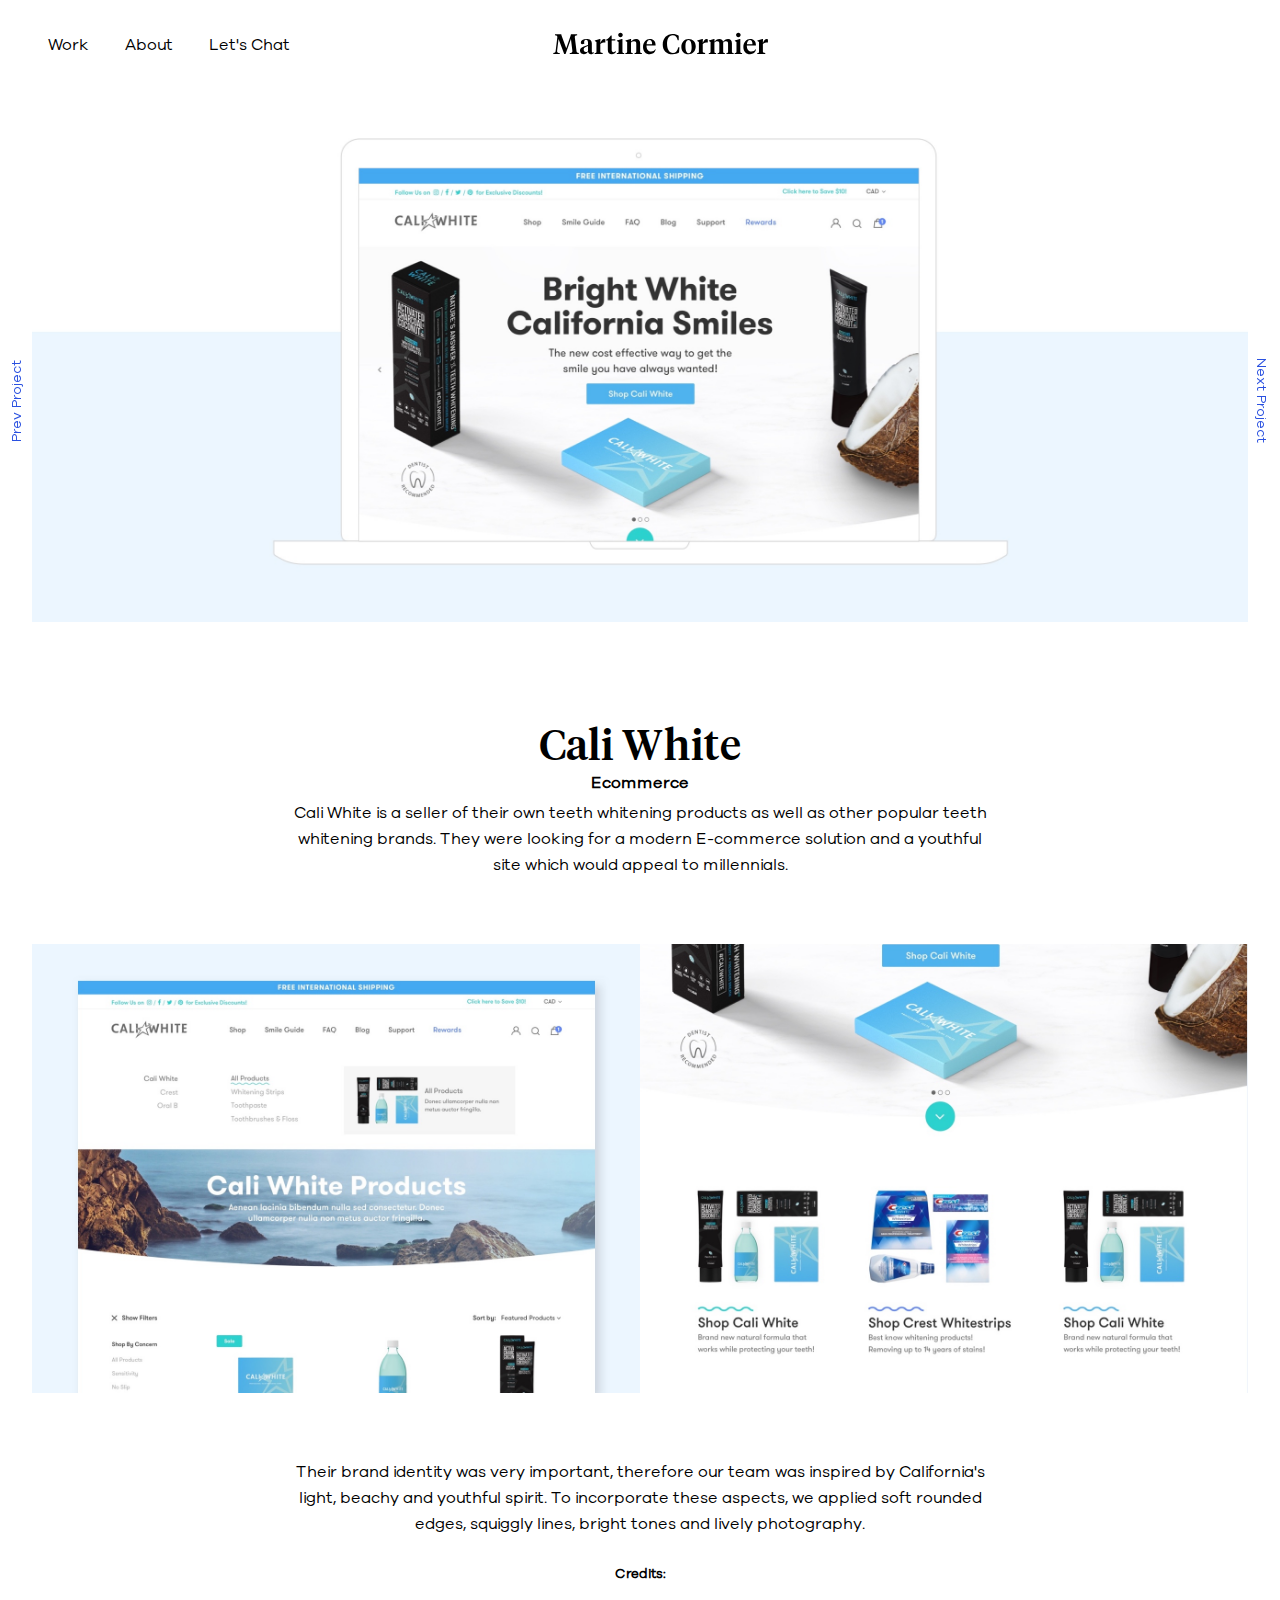
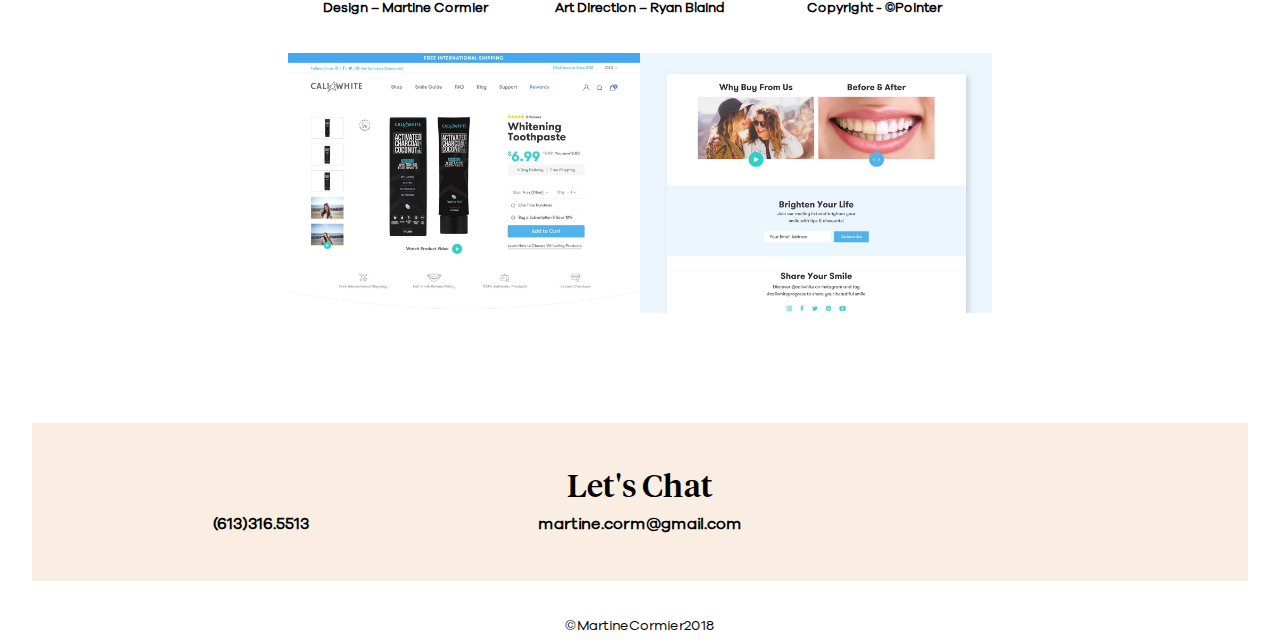
<file: cali-white.html>
<!DOCTYPE html>
<html lang="en-ca">
<head>
	<meta charset="utf-8">
	<meta name="mobileoptimized" content="240">
	<meta name="handheldfriendly" content="true">
	<meta name="viewport" content="width=device-width,initial-scale=1">
    <title>Martine Cormier · creative thinker Graphic Designer · Ottawa, Canada</title>
    <link href="css/grid.css" rel="stylesheet">
    <link href="css/typography.css" rel="stylesheet">
    <link href="css/main.css" rel="stylesheet">
	<link rel="stylesheet" href="https://use.fontawesome.com/releases/v5.2.0/css/all.css" integrity="sha384-hWVjflwFxL6sNzntih27bfxkr27PmbbK/iSvJ+a4+0owXq79v+lsFkW54bOGbiDQ" crossorigin="anonymous">
</head>
<header>
		<nav>
			<div class="mobile-nav">
				<div class="branding nav">
					<a href="/">	
					<img class="logo" src="img/branding.svg" alt="Martine Cormier Branding">
					</a>
				</div>	
				<ul class="nav social">
					<li><a href="https://www.linkedin.com/in/martine-cormier-33259264/" target="_blank">
						<span style="color: #000000">
  							<i class="fab fa-linkedin-in"></i>
						</span>
					</a></li>
					<li><a href="https://vimeo.com/martinecormier" target="_blank">
						<span>
  							<i class="fab fa-vimeo-v"></i>
						</span>
					</a></li>
					<li><a href="https://www.behance.net/martinecormier" target="_blank">
						<span style="color:  #000000;">
  							<i class="fab fa-behance"></i>
						</span>
					</a></li>
				</ul>
				<div class="mobile">
					<input type="checkbox" class="nav-check" id="nav-check">
					<label class="nav-label" for="nav-check">
						<img src="img/nav.svg" alt="open mobile">
					</label>
					<ul class="links-mobile">
						<li><a href="/index.html#work">Work</a></li>
						<li><a href="/index.html#about">About</a></li>
						<li><a href="/index.html#chat">Let's Chat</a></li>
					</ul>
				</div>
				<div class="desktop">
					<ul class="links">
						<li><a href="/index.html#work">Work</a></li>
						<li><a href="/index.html#about">About</a></li>
						<li><a href="/index.html#chat">Let's Chat</a></li>
					</ul>
				</div>	
			</div>
				
		</nav>
</header>
<div class="project-nav" id="prev">
		<h4 class="menu menu--adsila">
				<a class="menu__item" href="dpa.html">
					<span class="menu__item-name">Prev Project</span>
				</a>
		</h4>
</div>
<div class="project-nav" id="next">
	<h4 class="menu menu--adsila">
			<a class="menu__item" href="workland.html">
				<span class="menu__item-name">Next Project</span>
			</a>
	</h4>
</div>
<section class="intro-img">
	<img class="flex-img" src="img/cali-white.jpg">
</section>
<section class="padding">
	<div class="center project-text-items">
		<h1>Cali White</h1>
		<h3>Ecommerce</h3>
		<p>Cali White is a seller of their own teeth whitening products as well as other popular teeth whitening brands. They were looking for a modern E-commerce solution and a youthful site which would appeal to millennials.</p>
	</div>	
	<div class="grid project-items">
		<div class="unit unit-s-1 unit-m-1-2"">
			<img class="flex-img" src="img/cali-white-1.jpg">
		</div>
		<div class="unit unit-s-1 unit-m-1-2"">
			<img class="flex-img" src="img/cali-white-2.jpg">
		</div>
	</div>	
	<div class="center project-text-items">
		<p>Their brand identity was very important, therefore our team was inspired by California's light, beachy and youthful spirit. To incorporate these aspects, we applied soft rounded edges, squiggly lines, bright tones and lively photography.</p>
		<div class="credits">
			<h5>Credits: </h5>
			<div class="grid">
				<h5 class="unit unit-s-1 unit-l-1-3"> Design – Martine Cormier</h5>
				<h5 class="unit unit-s-1 unit-l-1-3">Art Direction – Ryan Blaind</h5>
				<h5 class="unit unit-s-1 unit-l-1-3">Copyright - ©Pointer</h5>
			</div>
		</div>
	<div class="grid project-items">
		<div class="unit unit-s-1 unit-m-1-2"">
			<img class="flex-img" src="img/cali-white-3.jpg">
		</div>
		<div class="unit unit-s-1 unit-m-1-2">
			<img class="flex-img" src="img/cali-white-4.jpg">
		</div>
	</div>	

</section>
<footer id="chat">
		<div class="chat chat-project">
			<h2>Let's Chat</h2>
			<div class="grid">
				<div class="unit unit-xs-1 unit-s-1 unit-l-1-3 ">
					<h3 class="center">(613)316.5513</h3>
				</div>
				<div class="unit unit-xs-1 unit-s-1 unit-l-1-3">
					<h3 class="center">martine.corm@gmail.com</h3>
				</div>
				<div class="unit unit-xs-1 unit-s-1 unit-l-1-3 center">
				<ul class="social-footer grid">
					<li class="unit unit-s-1-3 unit-m-1-3 unit-l-1-3"><a href="https://www.linkedin.com/in/martine-cormier-33259264/" target="_blank">
						<span style="color: #000000">
  							<i class="fab fa-linkedin-in"></i>
						</span>
					</a></li>
					<li class="unit unit-s-1-3 unit-m-1-3 unit-l-1-3"><a href="https://vimeo.com/martinecormier" target="_blank">
						<span style="color:  #000000">
  							<i class="fab fa-vimeo-v"></i>
						</span>
					</a></li>
					<li class="unit unit-s-1-3 unit-m-1-3 unit-l-1-3"><a href="https://www.behance.net/martinecormier" target="_blank">
						<span style="color:  #000000;">
  							<i class="fab fa-behance"></i>
						</span>
					</a></li>
				</ul>
			</div>
			</div>
		</div>
		<h4>©MartineCormier2018</h4>
	</footer>
</file>
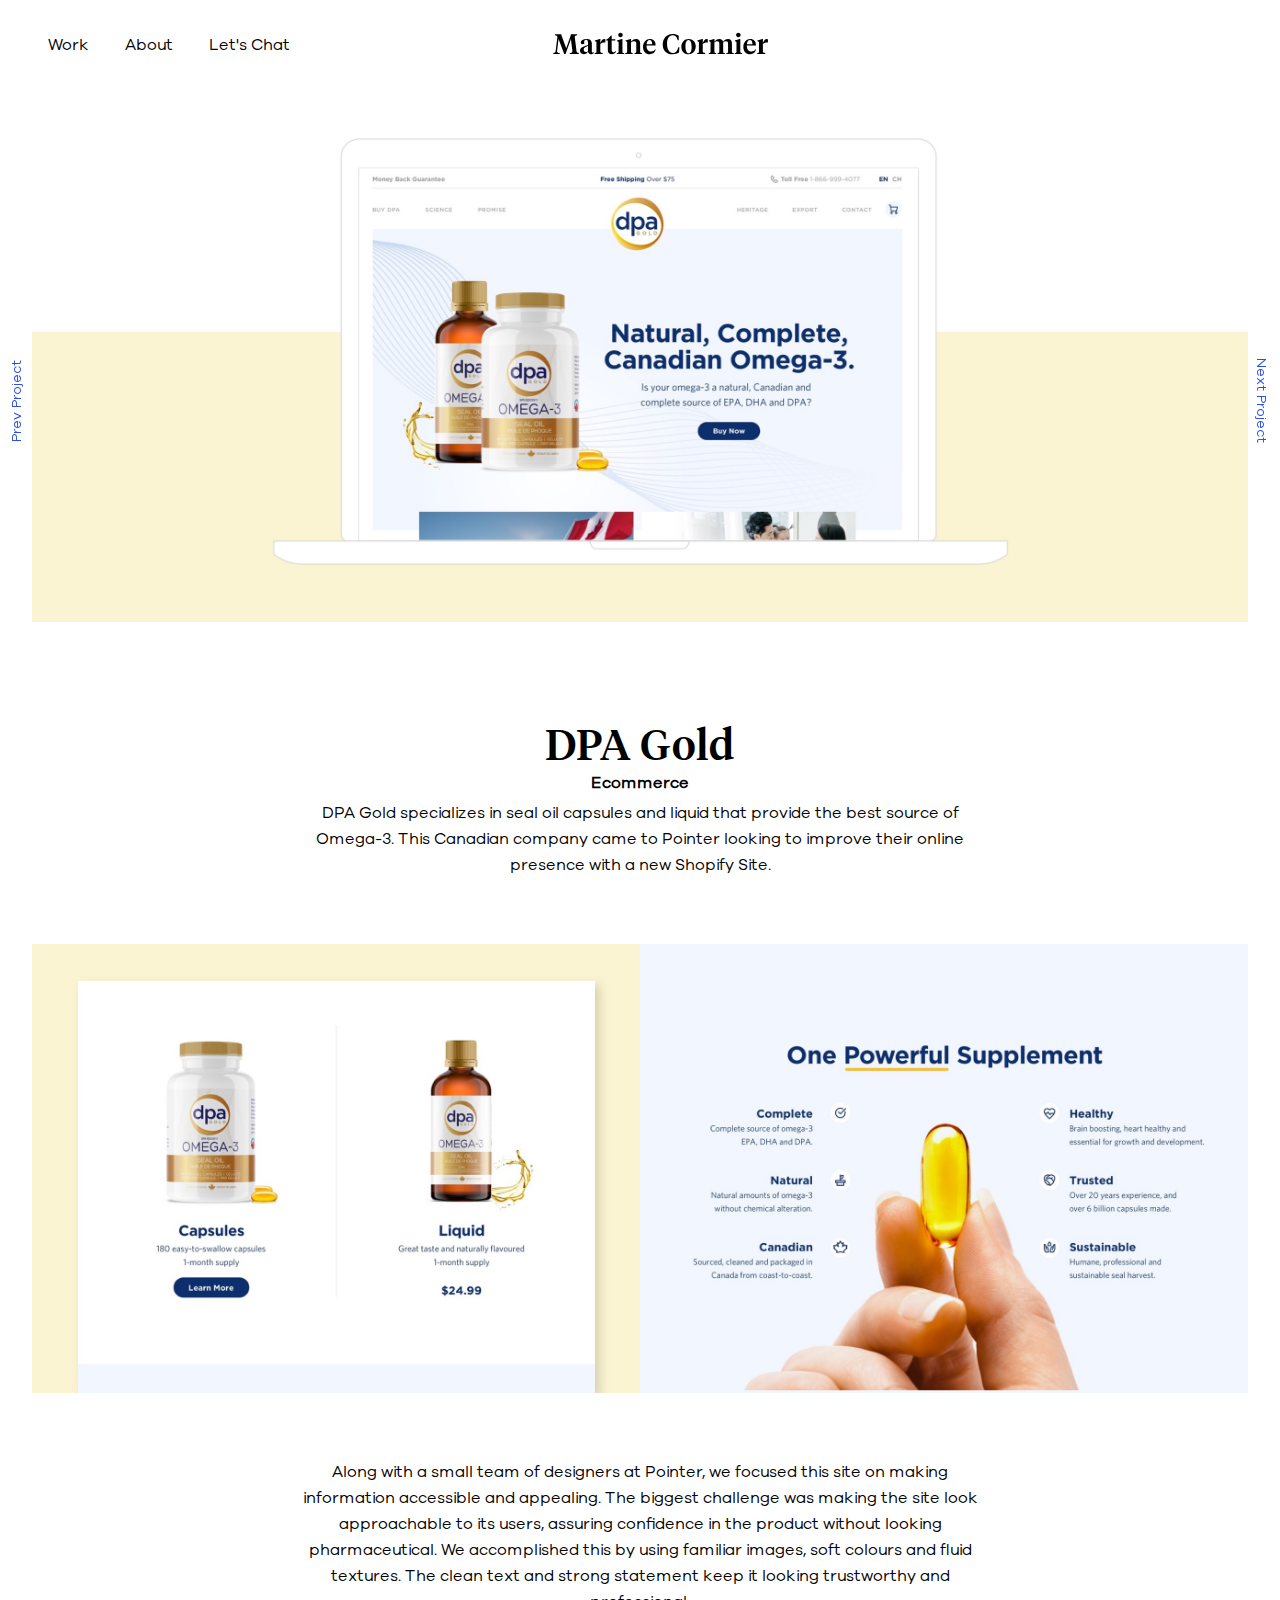
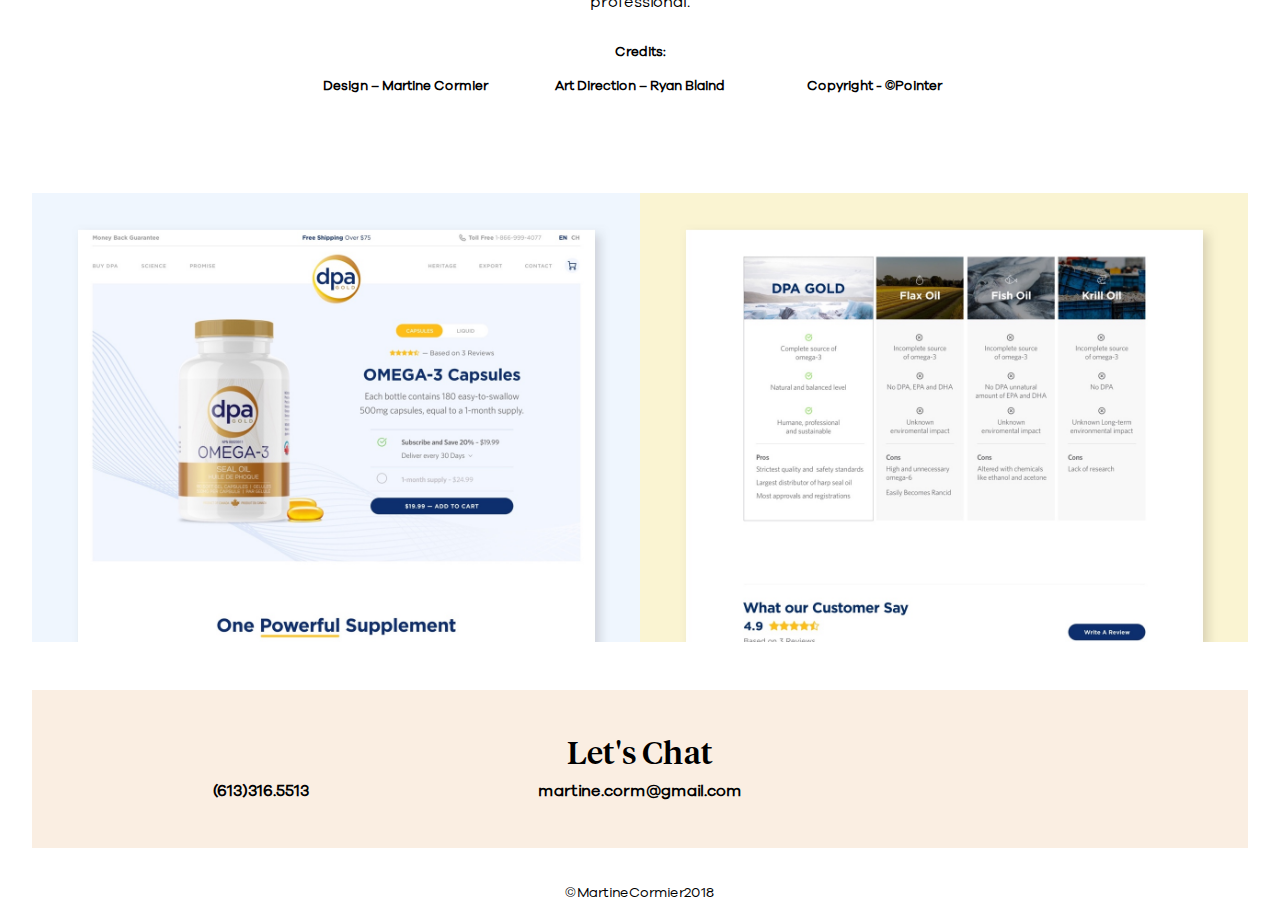
<file: dpa.html>
<!DOCTYPE html>
<html lang="en-ca">
<head>
	<meta charset="utf-8">
	<meta name="mobileoptimized" content="240">
	<meta name="handheldfriendly" content="true">
	<meta name="viewport" content="width=device-width,initial-scale=1">
    <title>Martine Cormier · creative thinker Graphic Designer · Ottawa, Canada</title>
    <link href="css/grid.css" rel="stylesheet">
    <link href="css/typography.css" rel="stylesheet">
    <link href="css/main.css" rel="stylesheet">
	<link rel="stylesheet" href="https://use.fontawesome.com/releases/v5.2.0/css/all.css" integrity="sha384-hWVjflwFxL6sNzntih27bfxkr27PmbbK/iSvJ+a4+0owXq79v+lsFkW54bOGbiDQ" crossorigin="anonymous">
</head>
<header>
		<nav>
			<div class="mobile-nav">
				<div class="branding nav">
					<a href="/">	
					<img class="logo" src="img/branding.svg" alt="Martine Cormier Branding">
					</a>
				</div>	
				<ul class="nav social">
					<li><a href="https://www.linkedin.com/in/martine-cormier-33259264/" target="_blank">
						<span style="color: #000000">
  							<i class="fab fa-linkedin-in"></i>
						</span>
					</a></li>
					<li><a href="https://vimeo.com/martinecormier" target="_blank">
						<span>
  							<i class="fab fa-vimeo-v"></i>
						</span>
					</a></li>
					<li><a href="https://www.behance.net/martinecormier" target="_blank">
						<span style="color:  #000000;">
  							<i class="fab fa-behance"></i>
						</span>
					</a></li>
				</ul>
				<div class="mobile">
					<input type="checkbox" class="nav-check" id="nav-check">
					<label class="nav-label" for="nav-check">
						<img src="img/nav.svg" alt="open mobile">
					</label>
					<ul class="links-mobile">
						<li><a href="/index.html#work">Work</a></li>
						<li><a href="/index.html#about">About</a></li>
						<li><a href="/index.html#chat">Let's Chat</a></li>
					</ul>
				</div>
				<div class="desktop">
					<ul class="links">
						<li><a href="/index.html#work">Work</a></li>
						<li><a href="/index.html#about">About</a></li>
						<li><a href="/index.html#chat">Let's Chat</a></li>
					</ul>
				</div>	
			</div>
				
		</nav>
</header>
<div class="project-nav" id="prev">
		<h4 class="menu menu--adsila">
				<a class="menu__item" href="yard-truck.html">
					<span class="menu__item-name">Prev Project</span>
				</a>
		</h4>
</div>
<div class="project-nav" id="next">
	<h4 class="menu menu--adsila">
			<a class="menu__item" href="cali-white.html">
				<span class="menu__item-name">Next Project</span>
			</a>
	</h4>
</div>
<section class="intro-img">
	<img class="flex-img" src="img/dpa.jpg">
</section>
<section class="padding">
	<div class="center project-text-items">
		<h1>DPA Gold</h1>
		<h3>Ecommerce</h3>
		<p>DPA Gold specializes in seal oil capsules and liquid that provide the best source of Omega-3. This Canadian company came to Pointer looking to improve their online presence with a new Shopify Site.</p>
	</div>	
	<div class="grid project-items">
		<div class="unit unit-s-1 unit-m-1-2"">
			<img class="flex-img" src="img/dpa-1.jpg">
		</div>
		<div class="unit unit-s-1 unit-m-1-2"">
			<img class="flex-img" src="img/dpa-2.jpg">
		</div>
	</div>	
	<div class="center project-text-items">
		<p>Along with a small team of designers at Pointer, we focused this site on making information accessible and appealing. The biggest challenge was making the site look approachable to its users, assuring confidence in the product without looking pharmaceutical. We accomplished this by using familiar images, soft colours and fluid textures. The clean text and strong statement keep it looking trustworthy and professional.</p>
		<div class="credits">
			<h5>Credits: </h5>
			<div class="grid">
				<h5 class="unit unit-s-1 unit-l-1-3"> Design – Martine Cormier</h5>
				<h5 class="unit unit-s-1 unit-l-1-3">Art Direction – Ryan Blaind</h5>
				<h5 class="unit unit-s-1 unit-l-1-3">Copyright - ©Pointer</h5>
			</div>
		</div>
	</div>
	<div class="grid project-items">
		<div class="unit unit-s-1 unit-m-1-2"">
			<img class="flex-img" src="img/dpa-3.jpg">
		</div>
		<div class="unit unit-s-1 unit-m-1-2">
			<img class="flex-img" src="img/dpa-4.jpg">
		</div>
	</div>	

</section>
<footer id="chat">
		<div class="chat chat-project">
			<h2>Let's Chat</h2>
			<div class="grid">
				<div class="unit unit-xs-1 unit-s-1 unit-l-1-3 ">
					<h3 class="center">(613)316.5513</h3>
				</div>
				<div class="unit unit-xs-1 unit-s-1 unit-l-1-3">
					<h3 class="center">martine.corm@gmail.com</h3>
				</div>
				<div class="unit unit-xs-1 unit-s-1 unit-l-1-3 center">
			<ul class="social-footer grid">
					<li class="unit unit-s-1-3 unit-m-1-3 unit-l-1-3"><a href="https://www.linkedin.com/in/martine-cormier-33259264/" target="_blank">
						<span style="color: #000000">
  							<i class="fab fa-linkedin-in"></i>
						</span>
					</a></li>
					<li class="unit unit-s-1-3 unit-m-1-3 unit-l-1-3"><a href="https://vimeo.com/martinecormier" target="_blank">
						<span style="color:  #000000">
  							<i class="fab fa-vimeo-v"></i>
						</span>
					</a></li>
					<li class="unit unit-s-1-3 unit-m-1-3 unit-l-1-3"><a href="https://www.behance.net/martinecormier" target="_blank">
						<span style="color:  #000000;">
  							<i class="fab fa-behance"></i>
						</span>
					</a></li>
				</ul>
			</div>
			</div>
		</div>
		<h4>©MartineCormier2018</h4>
	</footer>
</file>
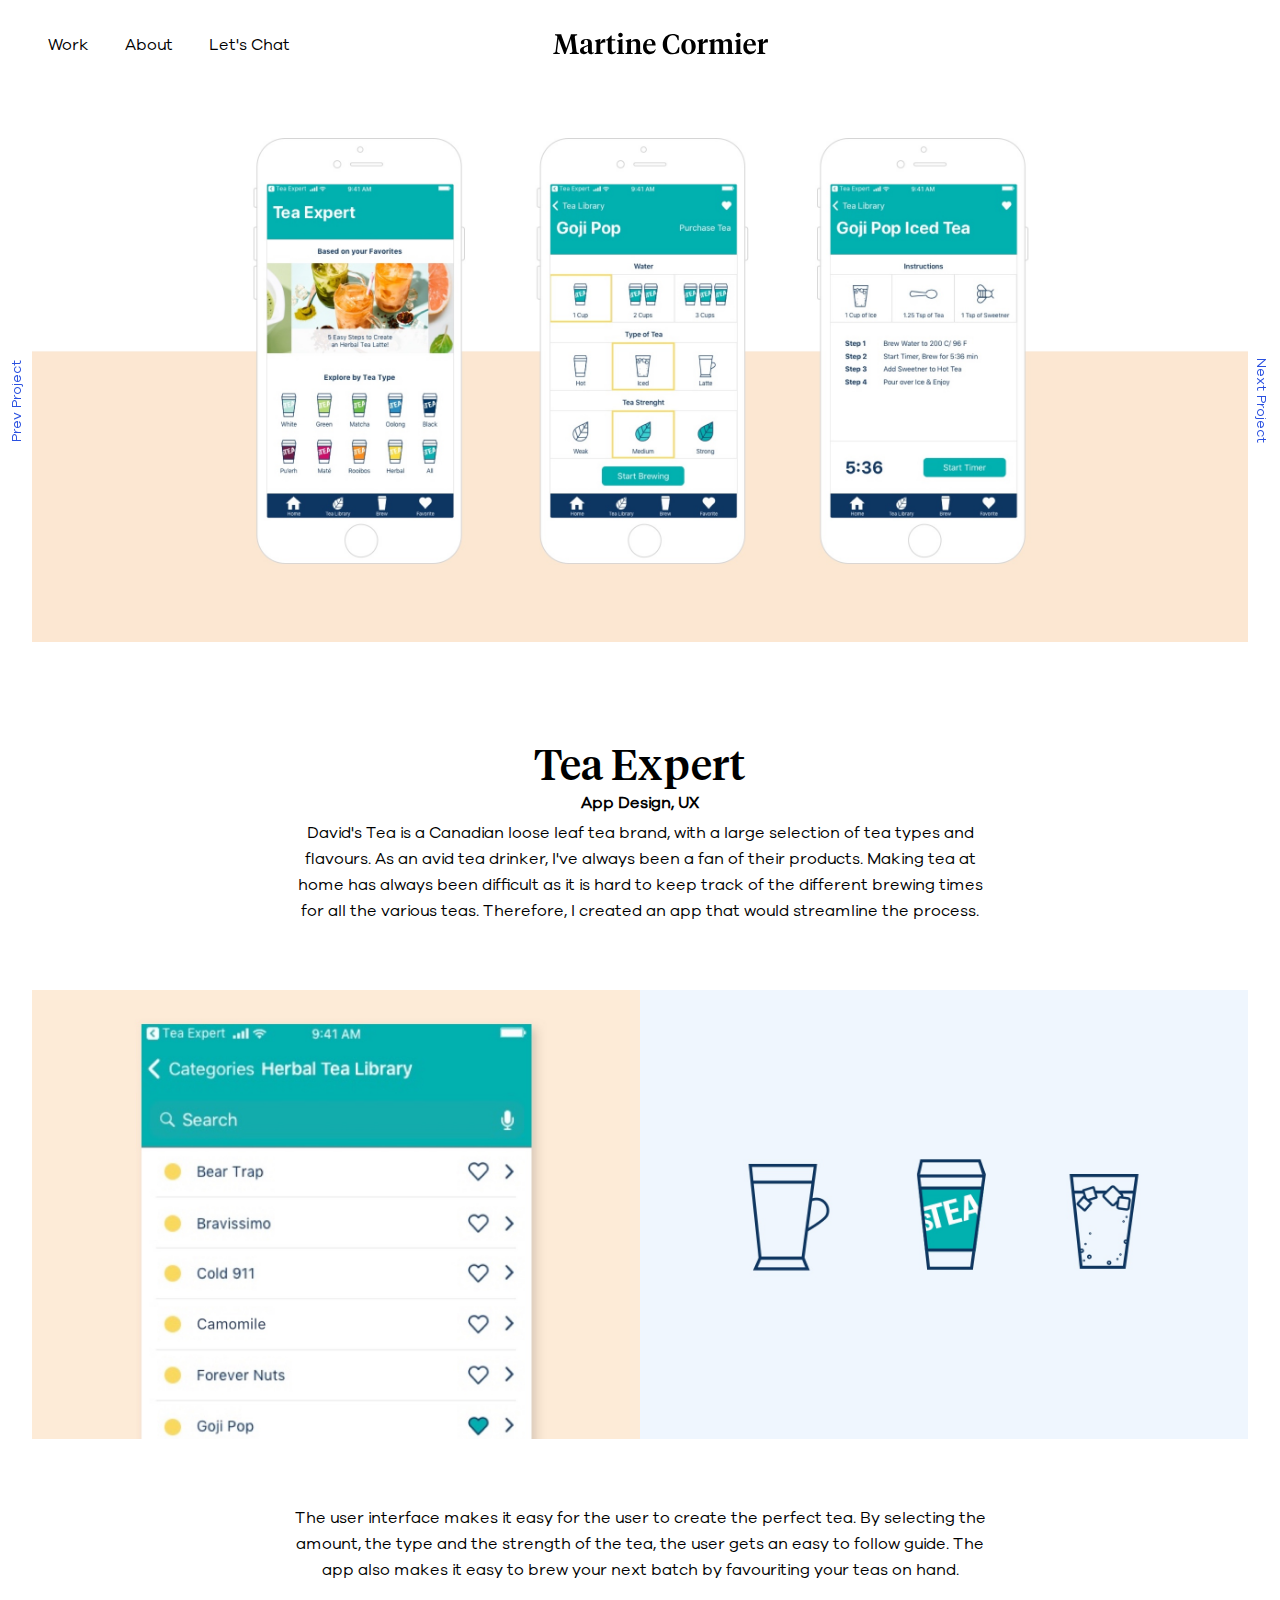
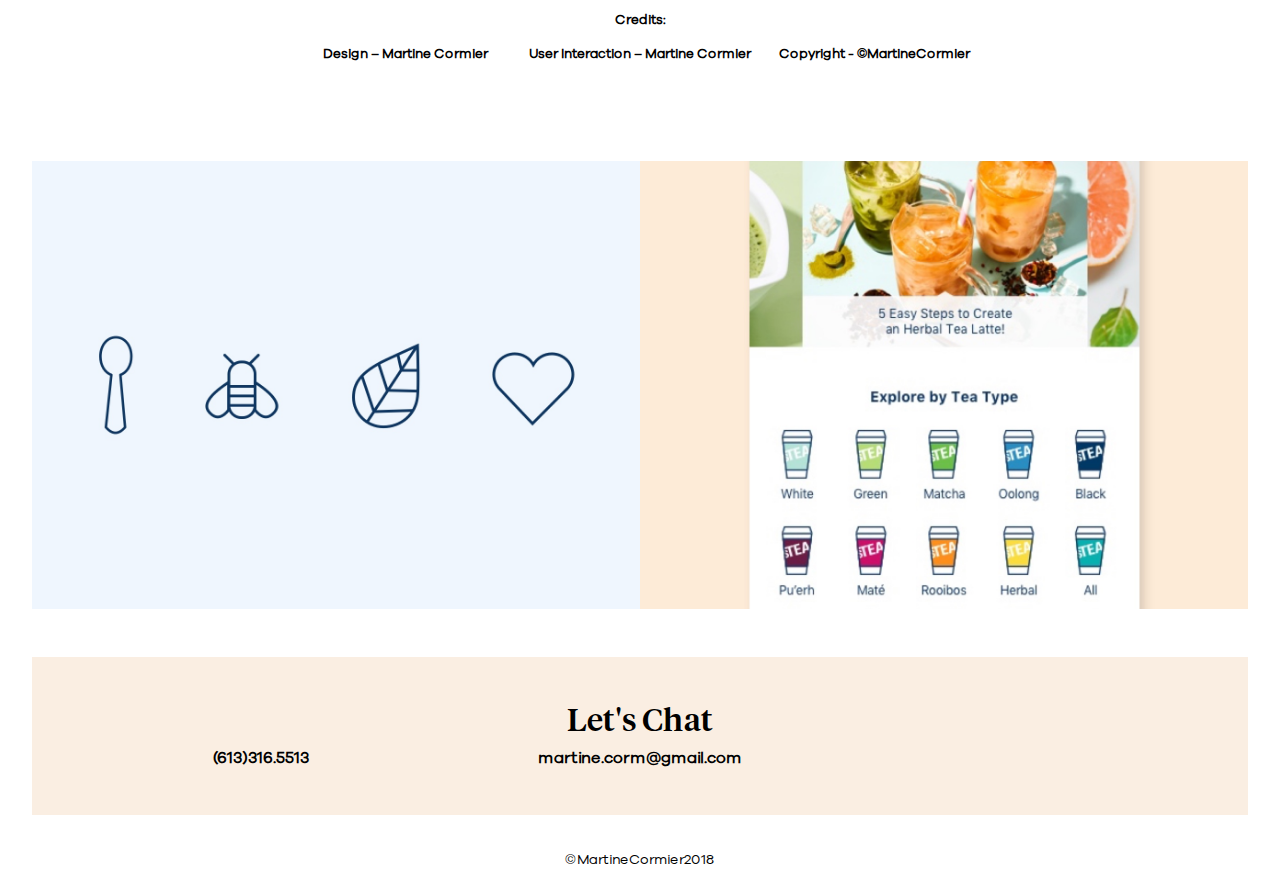
<file: tea-expert.html>
<!DOCTYPE html>
<html lang="en-ca">
<head>
	<meta charset="utf-8">
	<meta name="mobileoptimized" content="240">
	<meta name="handheldfriendly" content="true">
	<meta name="viewport" content="width=device-width,initial-scale=1">
    <title>Martine Cormier · creative thinker Graphic Designer · Ottawa, Canada</title>
    <link href="css/grid.css" rel="stylesheet">
    <link href="css/typography.css" rel="stylesheet">
    <link href="css/main.css" rel="stylesheet">
	<link rel="stylesheet" href="https://use.fontawesome.com/releases/v5.2.0/css/all.css" integrity="sha384-hWVjflwFxL6sNzntih27bfxkr27PmbbK/iSvJ+a4+0owXq79v+lsFkW54bOGbiDQ" crossorigin="anonymous">
</head>
<header>
		<nav>
			<div class="mobile-nav">
				<div class="branding nav">
					<a href="/">	
					<img class="logo" src="img/branding.svg" alt="Martine Cormier Branding">
					</a>
				</div>	
				<ul class="nav social">
					<li><a href="https://www.linkedin.com/in/martine-cormier-33259264/" target="_blank">
						<span style="color: #000000">
  							<i class="fab fa-linkedin-in"></i>
						</span>
					</a></li>
					<li><a href="https://vimeo.com/martinecormier" target="_blank">
						<span>
  							<i class="fab fa-vimeo-v"></i>
						</span>
					</a></li>
					<li><a href="https://www.behance.net/martinecormier" target="_blank">
						<span style="color:  #000000;">
  							<i class="fab fa-behance"></i>
						</span>
					</a></li>
				</ul>
				<div class="mobile">
					<input type="checkbox" class="nav-check" id="nav-check">
					<label class="nav-label" for="nav-check">
						<img src="img/nav.svg" alt="open mobile">
					</label>
					<ul class="links-mobile">
						<li><a href="/index.html#work">Work</a></li>
						<li><a href="/index.html#about">About</a></li>
						<li><a href="/index.html#chat">Let's Chat</a></li>
					</ul>
				</div>
				<div class="desktop">
					<ul class="links">
						<li><a href="/index.html#work">Work</a></li>
						<li><a href="/index.html#about">About</a></li>
						<li><a href="/index.html#chat">Let's Chat</a></li>
					</ul>
				</div>	
			</div>
				
		</nav>
</header>
<div class="project-nav" id="prev">
		<h4 class="menu menu--adsila">
				<a class="menu__item" href="tpc.html">
					<span class="menu__item-name">Prev Project</span>
				</a>
		</h4>
</div>
<div class="project-nav" id="next">
	<h4 class="menu menu--adsila">
			<a class="menu__item" href="yard-truck.html">
				<span class="menu__item-name">Next Project</span>
			</a>
	</h4>
</div>
<section class="intro-img">
	<img class="flex-img" src="img/tea-expert.jpg">
</section>
<section class="padding">
	<div class="center project-text-items">
		<h1>Tea Expert</h1>
		<h3>App Design, UX</h3>
		<p>David's Tea is a Canadian loose leaf tea brand, with a large selection of tea types and flavours. As an avid tea drinker, I've always been a fan of their products. Making tea at home has always been difficult as it is hard to keep track of the different brewing times for all the various teas. Therefore, I created an app that would streamline the process.</p>
	</div>	
	<div class="grid project-items">
		<div class="unit unit-s-1 unit-m-1-2"">
			<img class="flex-img" src="img/tea-expert-1.jpg">
		</div>
		<div class="unit unit-s-1 unit-m-1-2"">
			<img class="flex-img" src="img/tea-expert-2.jpg">
		</div>
	</div>	
	<div class="center project-text-items">
		<p>The user interface makes it easy for the user to create the perfect tea. By selecting the amount, the type and the strength of the tea, the user gets an easy to follow guide. The app also makes it easy to brew your next batch by favouriting your teas on hand.</p>
			<div class="credits">
			<h5>Credits: </h5>
			<div class="grid">
				<h5 class="unit unit-s-1 unit-l-1-3"> Design – Martine Cormier</h5>
				<h5 class="unit unit-s-1 unit-l-1-3">User Interaction – Martine Cormier</h5>
				<h5 class="unit unit-s-1 unit-l-1-3">Copyright - ©MartineCormier</h5>
			</div>
		</div>
	</div>
	<div class="grid project-items">
		<div class="unit unit-s-1 unit-m-1-2"">
			<img class="flex-img" src="img/tea-expert-3.jpg">
		</div>
		<div class="unit unit-s-1 unit-m-1-2">
			<img class="flex-img" src="img/tea-expert-4.jpg">
		</div>
	</div>	

</section>
<footer id="chat">
		<div class="chat chat-project">
			<h2>Let's Chat</h2>
			<div class="grid">
				<div class="unit unit-xs-1 unit-s-1 unit-l-1-3 ">
					<h3 class="center">(613)316.5513</h3>
				</div>
				<div class="unit unit-xs-1 unit-s-1 unit-l-1-3">
					<h3 class="center">martine.corm@gmail.com</h3>
				</div>
				<div class="unit unit-xs-1 unit-s-1 unit-l-1-3 center">
			<ul class="social-footer grid">
					<li class="unit unit-s-1-3 unit-m-1-3 unit-l-1-3"><a href="https://www.linkedin.com/in/martine-cormier-33259264/" target="_blank">
						<span style="color: #000000">
  							<i class="fab fa-linkedin-in"></i>
						</span>
					</a></li>
					<li class="unit unit-s-1-3 unit-m-1-3 unit-l-1-3"><a href="https://vimeo.com/martinecormier" target="_blank">
						<span style="color:  #000000">
  							<i class="fab fa-vimeo-v"></i>
						</span>
					</a></li>
					<li class="unit unit-s-1-3 unit-m-1-3 unit-l-1-3"><a href="https://www.behance.net/martinecormier" target="_blank">
						<span style="color:  #000000;">
  							<i class="fab fa-behance"></i>
						</span>
					</a></li>
				</ul>
			</div>
			</div>
		</div>
		<h4>©MartineCormier2018</h4>
	</footer>
</file>
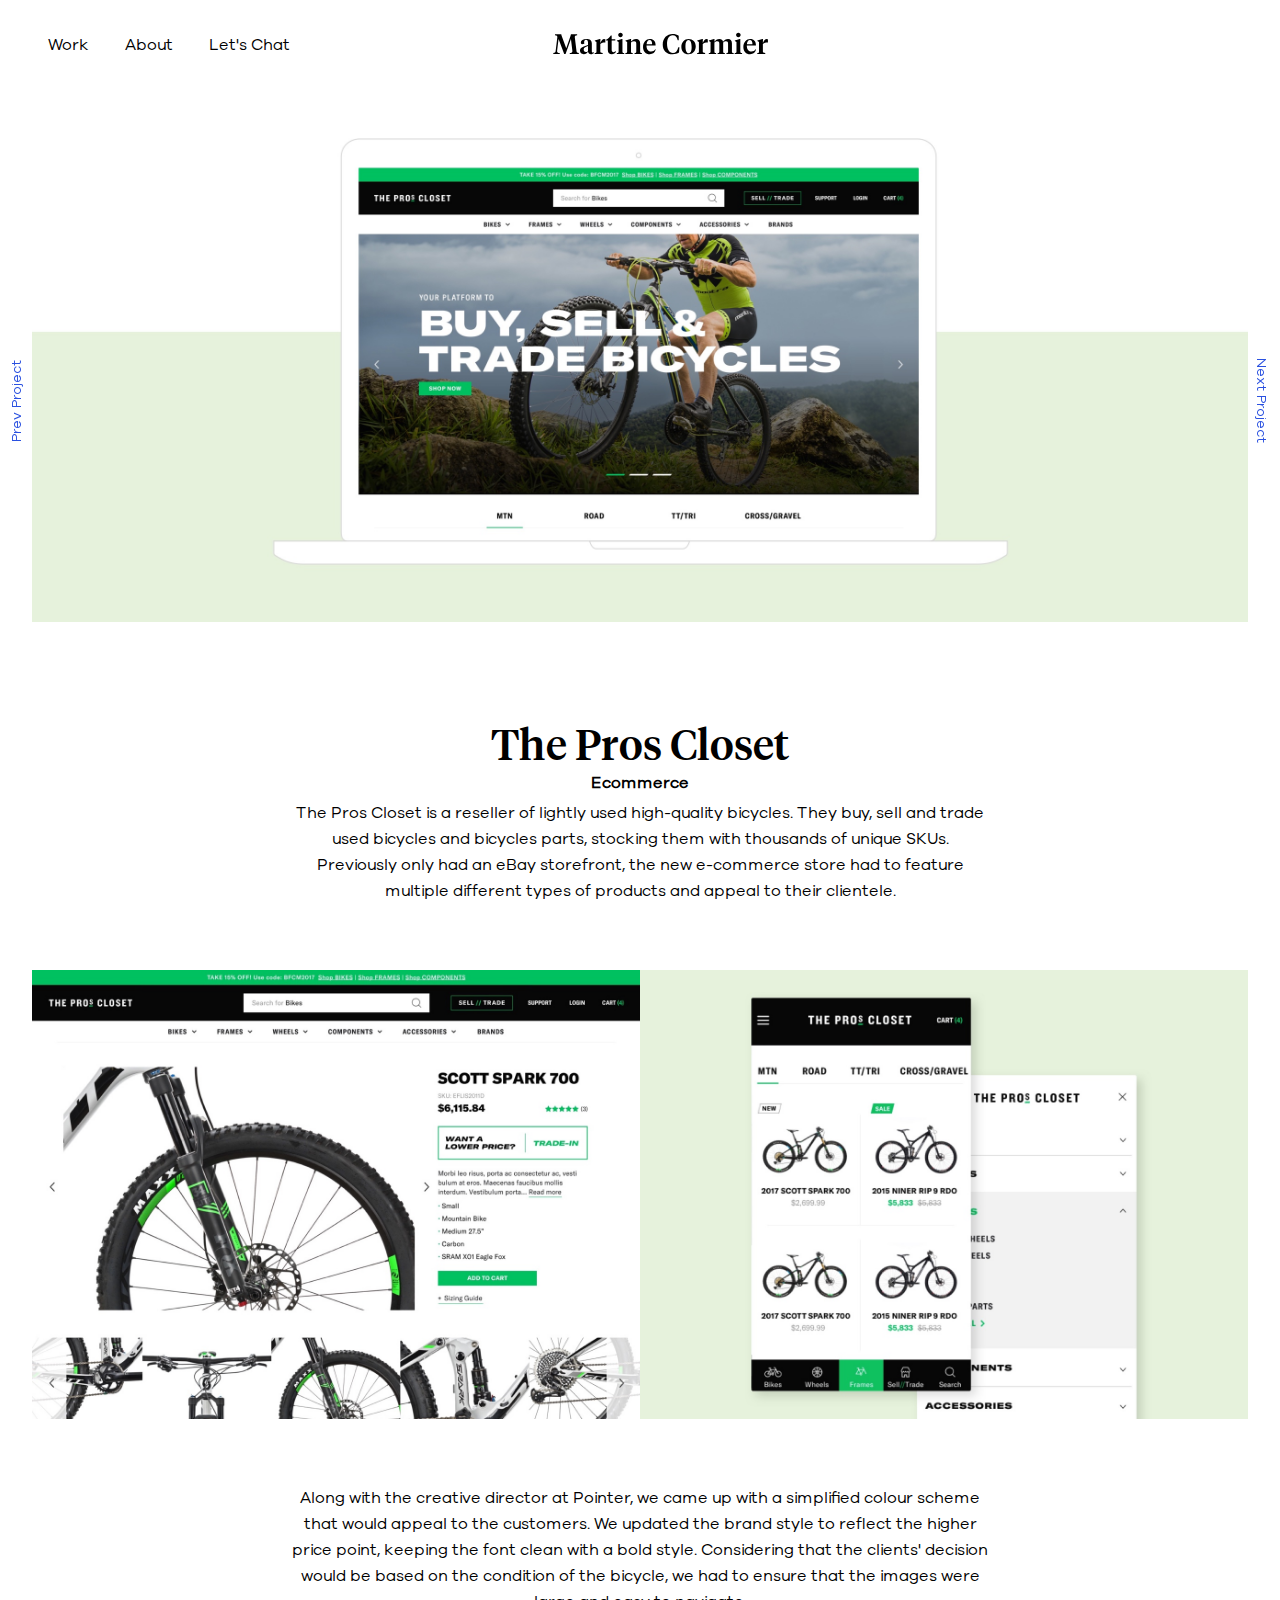
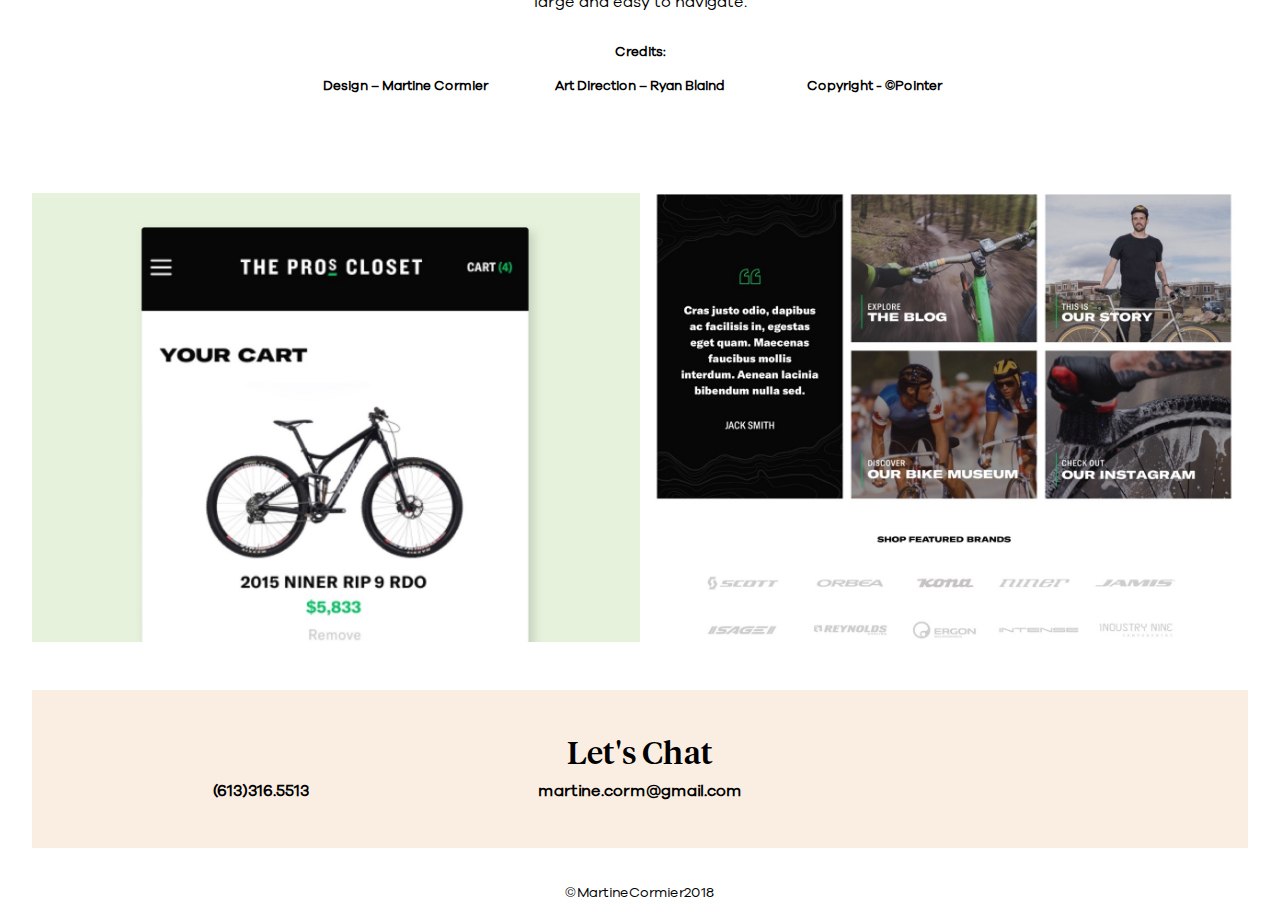
<file: tpc.html>
<!DOCTYPE html>
<html lang="en-ca">
<head>
	<meta charset="utf-8">
	<meta name="mobileoptimized" content="240">
	<meta name="handheldfriendly" content="true">
	<meta name="viewport" content="width=device-width,initial-scale=1">
    <title>Martine Cormier · creative thinker Graphic Designer · Ottawa, Canada</title>
    <link href="css/grid.css" rel="stylesheet">
    <link href="css/typography.css" rel="stylesheet">
    <link href="css/main.css" rel="stylesheet">
	<link rel="stylesheet" href="https://use.fontawesome.com/releases/v5.2.0/css/all.css" integrity="sha384-hWVjflwFxL6sNzntih27bfxkr27PmbbK/iSvJ+a4+0owXq79v+lsFkW54bOGbiDQ" crossorigin="anonymous">
</head>
<header>
		<nav>
			<div class="mobile-nav">
				<div class="branding nav">
					<a href="/">	
					<img class="logo" src="img/branding.svg" alt="Martine Cormier Branding">
					</a>
				</div>	
				<ul class="nav social">
					<li><a href="https://www.linkedin.com/in/martine-cormier-33259264/" target="_blank">
						<span style="color: #000000">
  							<i class="fab fa-linkedin-in"></i>
						</span>
					</a></li>
					<li><a href="https://vimeo.com/martinecormier" target="_blank">
						<span>
  							<i class="fab fa-vimeo-v"></i>
						</span>
					</a></li>
					<li><a href="https://www.behance.net/martinecormier" target="_blank">
						<span style="color:  #000000;">
  							<i class="fab fa-behance"></i>
						</span>
					</a></li>
				</ul>
				<div class="mobile">
					<input type="checkbox" class="nav-check" id="nav-check">
					<label class="nav-label" for="nav-check">
						<img src="img/nav.svg" alt="open mobile">
					</label>
					<ul class="links-mobile">
						<li><a href="/index.html#work">Work</a></li>
						<li><a href="/index.html#about">About</a></li>
						<li><a href="/index.html#chat">Let's Chat</a></li>
					</ul>
				</div>
				<div class="desktop">
					<ul class="links">
						<li><a href="/index.html#work">Work</a></li>
						<li><a href="/index.html#about">About</a></li>
						<li><a href="/index.html#chat">Let's Chat</a></li>
					</ul>
				</div>	
			</div>
				
		</nav>
</header>
<div class="project-nav" id="prev">
		<h4 class="menu menu--adsila">
				<a class="menu__item" href="workland.html">
					<span class="menu__item-name">Prev Project</span>
				</a>
		</h4>
</div>
<div class="project-nav" id="next">
	<h4 class="menu menu--adsila">
			<a class="menu__item" href="tea-expert.html">
				<span class="menu__item-name">Next Project</span>
			</a>
	</h4>
</div>
<section class="intro-img">
	<img class="flex-img" src="img/tpc.jpg">
</section>
<section class="padding">
	<div class="center project-text-items">
		<h1>The Pros Closet</h1>
		<h3>Ecommerce</h3>
		<p>The Pros Closet is a reseller of lightly used high-quality bicycles. They buy, sell and trade used bicycles and bicycles parts, stocking them with thousands of unique SKUs. Previously only had an eBay storefront, the new e-commerce store had to feature multiple different types of products and appeal to their clientele.</p>
	</div>	
	<div class="grid project-items">
		<div class="unit unit-s-1 unit-m-1-2"">
			<img class="flex-img" src="img/tpc-1.jpg">
		</div>
		<div class="unit unit-s-1 unit-m-1-2"">
			<img class="flex-img" src="img/tpc-2.jpg">
		</div>
	</div>	
	<div class="center project-text-items">
		<p>Along with the creative director at Pointer, we came up with a simplified colour scheme that would appeal to the customers. We updated the brand style to reflect the higher price point, keeping the font clean with a bold style. Considering that the clients' decision would be based on the condition of the bicycle, we had to ensure that the images were large and easy to navigate.</p>
		<div class="credits">
			<h5>Credits: </h5>
			<div class="grid">
				<h5 class="unit unit-s-1 unit-l-1-3"> Design – Martine Cormier</h5>
				<h5 class="unit unit-s-1 unit-l-1-3">Art Direction – Ryan Blaind</h5>
				<h5 class="unit unit-s-1 unit-l-1-3">Copyright - ©Pointer</h5>
			</div>
		</div>
	</div>
	<div class="grid project-items">
		<div class="unit unit-s-1 unit-m-1-2"">
			<img class="flex-img" src="img/tpc-3.jpg">
		</div>
		<div class="unit unit-s-1 unit-m-1-2">
			<img class="flex-img" src="img/tpc-4.jpg">
		</div>
	</div>	

</section>
<footer id="chat">
		<div class="chat chat-project">
			<h2>Let's Chat</h2>
			<div class="grid">
				<div class="unit unit-xs-1 unit-s-1 unit-l-1-3 ">
					<h3 class="center">(613)316.5513</h3>
				</div>
				<div class="unit unit-xs-1 unit-s-1 unit-l-1-3">
					<h3 class="center">martine.corm@gmail.com</h3>
				</div>
				<div class="unit unit-xs-1 unit-s-1 unit-l-1-3 center">
			<ul class="social-footer grid">
					<li class="unit unit-s-1-3 unit-m-1-3 unit-l-1-3"><a href="https://www.linkedin.com/in/martine-cormier-33259264/" target="_blank">
						<span style="color: #000000">
  							<i class="fab fa-linkedin-in"></i>
						</span>
					</a></li>
					<li class="unit unit-s-1-3 unit-m-1-3 unit-l-1-3"><a href="https://vimeo.com/martinecormier" target="_blank">
						<span style="color:  #000000">
  							<i class="fab fa-vimeo-v"></i>
						</span>
					</a></li>
					<li class="unit unit-s-1-3 unit-m-1-3 unit-l-1-3"><a href="https://www.behance.net/martinecormier" target="_blank">
						<span style="color:  #000000;">
  							<i class="fab fa-behance"></i>
						</span>
					</a></li>
				</ul>
			</div>
			</div>
		</div>
		<h4>©MartineCormier2018</h4>
</footer>
</file>
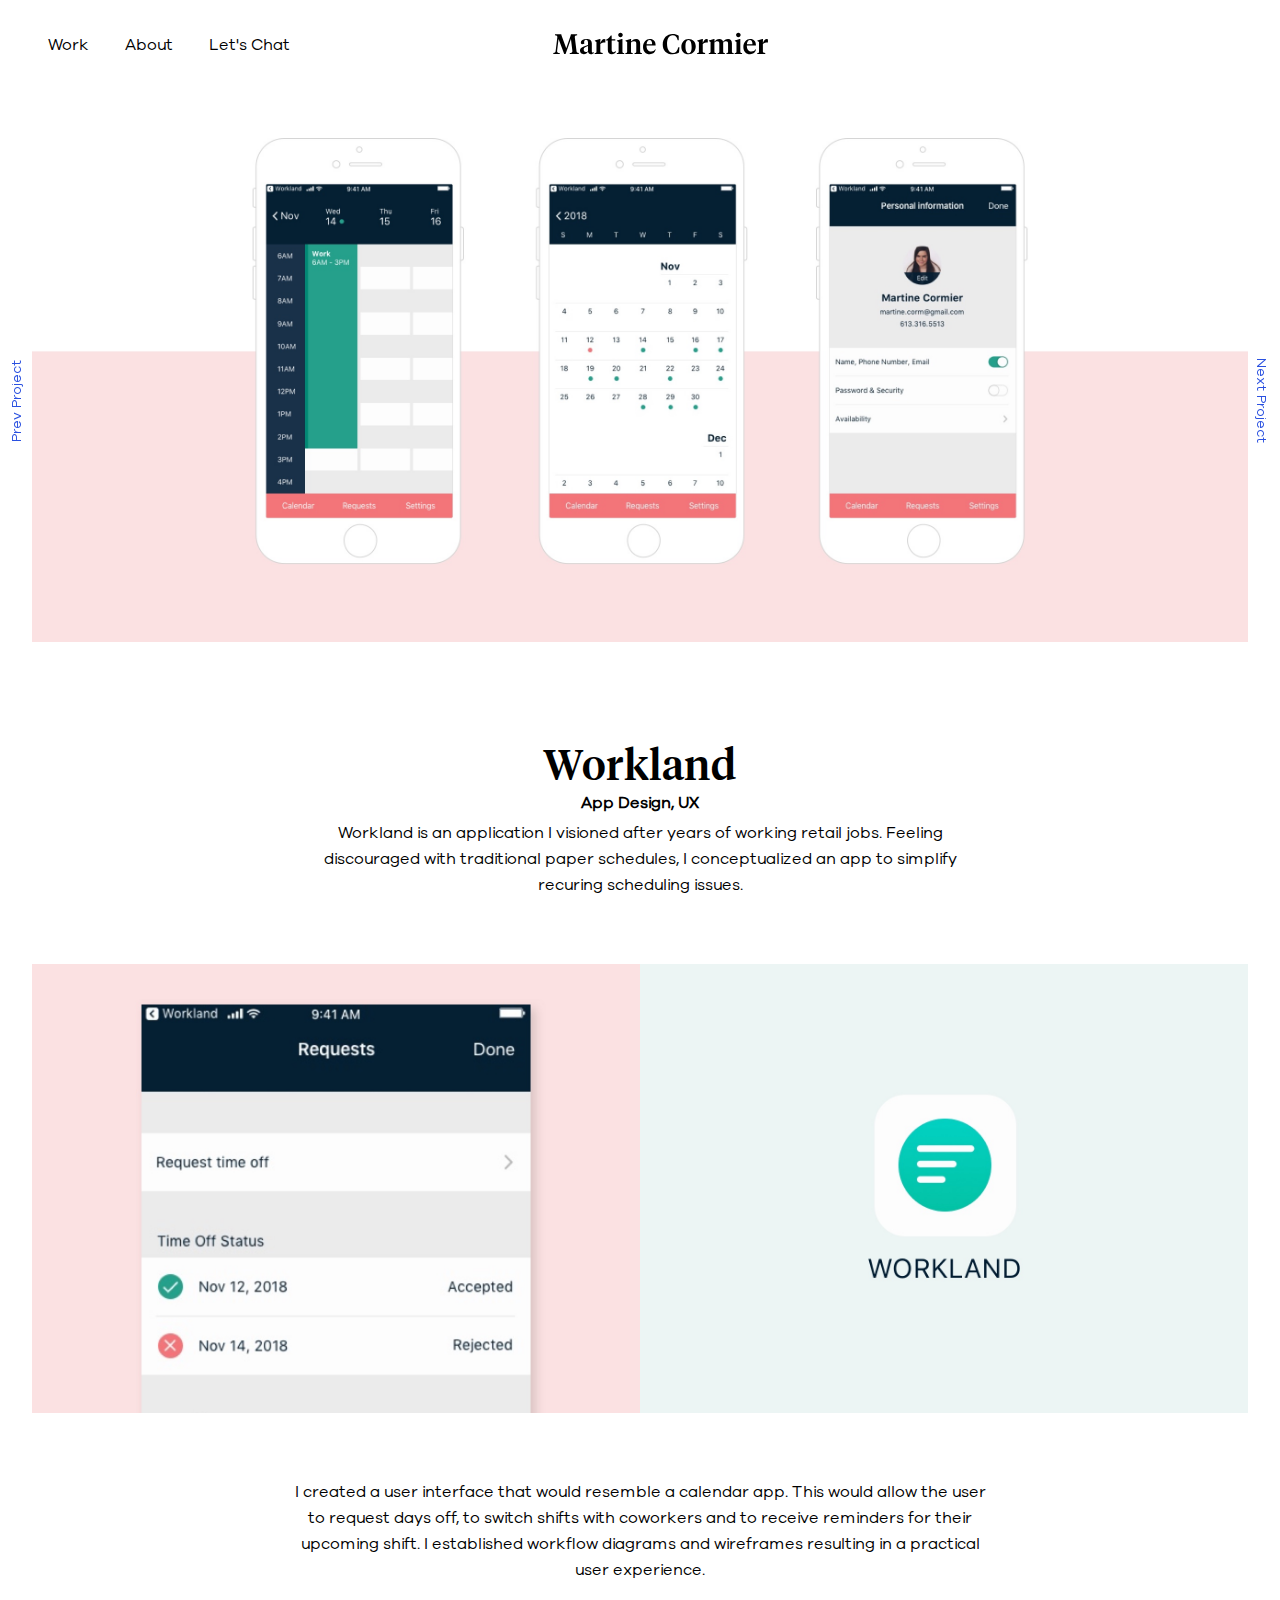
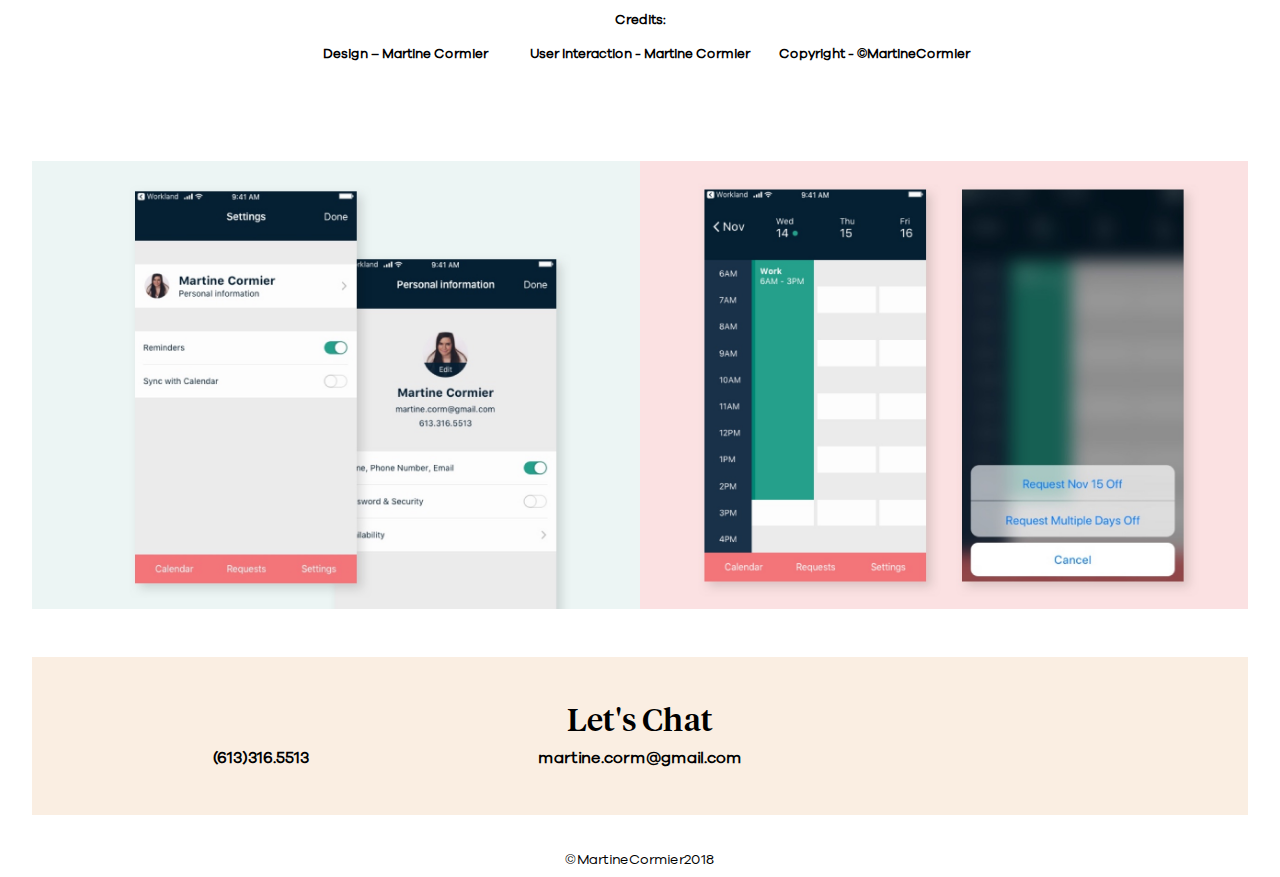
<file: workland.html>
<!DOCTYPE html>
<html lang="en-ca">
<head>
	<meta charset="utf-8">
	<meta name="mobileoptimized" content="240">
	<meta name="handheldfriendly" content="true">
	<meta name="viewport" content="width=device-width,initial-scale=1">
    <title>Martine Cormier · creative thinker Graphic Designer · Ottawa, Canada</title>
    <link href="css/grid.css" rel="stylesheet">
    <link href="css/typography.css" rel="stylesheet">
    <link href="css/main.css" rel="stylesheet">
	<link rel="stylesheet" href="https://use.fontawesome.com/releases/v5.2.0/css/all.css" integrity="sha384-hWVjflwFxL6sNzntih27bfxkr27PmbbK/iSvJ+a4+0owXq79v+lsFkW54bOGbiDQ" crossorigin="anonymous">
</head>
<header>
		<nav>
			<div class="mobile-nav">
				<div class="branding nav">
					<a href="/">	
					<img class="logo" src="img/branding.svg" alt="Martine Cormier Branding">
					</a>
				</div>	
				<ul class="nav social">
					<li><a href="https://www.linkedin.com/in/martine-cormier-33259264/" target="_blank">
						<span style="color: #000000">
  							<i class="fab fa-linkedin-in"></i>
						</span>
					</a></li>
					<li><a href="https://vimeo.com/martinecormier" target="_blank">
						<span>
  							<i class="fab fa-vimeo-v"></i>
						</span>
					</a></li>
					<li><a href="https://www.behance.net/martinecormier" target="_blank">
						<span style="color:  #000000;">
  							<i class="fab fa-behance"></i>
						</span>
					</a></li>
				</ul>
				<div class="mobile">
					<input type="checkbox" class="nav-check" id="nav-check">
					<label class="nav-label" for="nav-check">
						<img src="img/nav.svg" alt="open mobile">
					</label>
					<ul class="links-mobile">
						<li><a href="/index.html#work">Work</a></li>
						<li><a href="/index.html#about">About</a></li>
						<li><a href="/index.html#chat">Let's Chat</a></li>
					</ul>
				</div>
				<div class="desktop">
					<ul class="links">
						<li><a href="/index.html#work">Work</a></li>
						<li><a href="/index.html#about">About</a></li>
						<li><a href="/index.html#chat">Let's Chat</a></li>
					</ul>
				</div>	
			</div>
				
		</nav>
</header>
<div class="project-nav" id="prev">
		<h4 class="menu menu--adsila">
				<a class="menu__item" href="cali-white.html">
					<span class="menu__item-name">Prev Project</span>
				</a>
		</h4>
</div>
<div class="project-nav" id="next">
	<h4 class="menu menu--adsila">
			<a class="menu__item" href="tpc.html">
				<span class="menu__item-name">Next Project</span>
			</a>
	</h4>
</div>
<section class="intro-img">
	<img class="flex-img" src="img/workland.jpg">
</section>
<section class="padding">
	<div class="center project-text-items">
		<h1>Workland</h1>
		<h3>App Design, UX</h3>
		<p>Workland is an application I visioned after years of working retail jobs. Feeling discouraged with traditional paper schedules, I conceptualized an app to simplify recuring scheduling issues.</p>
	</div>	
	<div class="grid project-items">
		<div class="unit unit-s-1 unit-m-1-2"">
			<img class="flex-img" src="img/workland-1.jpg">
		</div>
		<div class="unit unit-s-1 unit-m-1-2"">
			<img class="flex-img" src="img/workland-2.jpg">
		</div>
	</div>	
	<div class="center project-text-items">
		<p>I created a user interface that would resemble a calendar app. This would allow the user to request days off, to switch shifts with coworkers and to receive reminders for their upcoming shift. I established workflow diagrams and wireframes resulting in a practical user experience.</p>
		<div class="credits">
			<h5>Credits: </h5>
			<div class="grid">
				<h5 class="unit unit-s-1 unit-l-1-3">Design – Martine Cormier</h5>
				<h5 class="unit unit-s-1 unit-l-1-3">User Interaction - Martine Cormier</h5>
				<h5 class="unit unit-s-1 unit-l-1-3">Copyright - ©MartineCormier</h5>
			</div>
		</div>
	</div>
	<div class="grid project-items">
		<div class="unit unit-s-1 unit-m-1-2"">
			<img class="flex-img" src="img/workland-3.jpg">
		</div>
		<div class="unit unit-s-1 unit-m-1-2">
			<img class="flex-img" src="img/workland-4.jpg">
		</div>
	</div>	

</section>
<footer id="chat">
		<div class="chat chat-project">
			<h2>Let's Chat</h2>
			<div class="grid">
				<div class="unit unit-xs-1 unit-s-1 unit-l-1-3 ">
					<h3 class="center">(613)316.5513</h3>
				</div>
				<div class="unit unit-xs-1 unit-s-1 unit-l-1-3">
					<h3 class="center">martine.corm@gmail.com</h3>
				</div>
				<div class="unit unit-xs-1 unit-s-1 unit-l-1-3 center">
			<ul class="social-footer grid">
					<li class="unit unit-s-1-3 unit-m-1-3 unit-l-1-3"><a href="https://www.linkedin.com/in/martine-cormier-33259264/" target="_blank">
						<span style="color: #000000">
  							<i class="fab fa-linkedin-in"></i>
						</span>
					</a></li>
					<li class="unit unit-s-1-3 unit-m-1-3 unit-l-1-3"><a href="https://vimeo.com/martinecormier" target="_blank">
						<span style="color:  #000000">
  							<i class="fab fa-vimeo-v"></i>
						</span>
					</a></li>
					<li class="unit unit-s-1-3 unit-m-1-3 unit-l-1-3"><a href="https://www.behance.net/martinecormier" target="_blank">
						<span style="color:  #000000;">
  							<i class="fab fa-behance"></i>
						</span>
					</a></li>
				</ul>
			</div>
			</div>
		</div>
		<h4>©MartineCormier2018</h4>
	</footer>
</file>
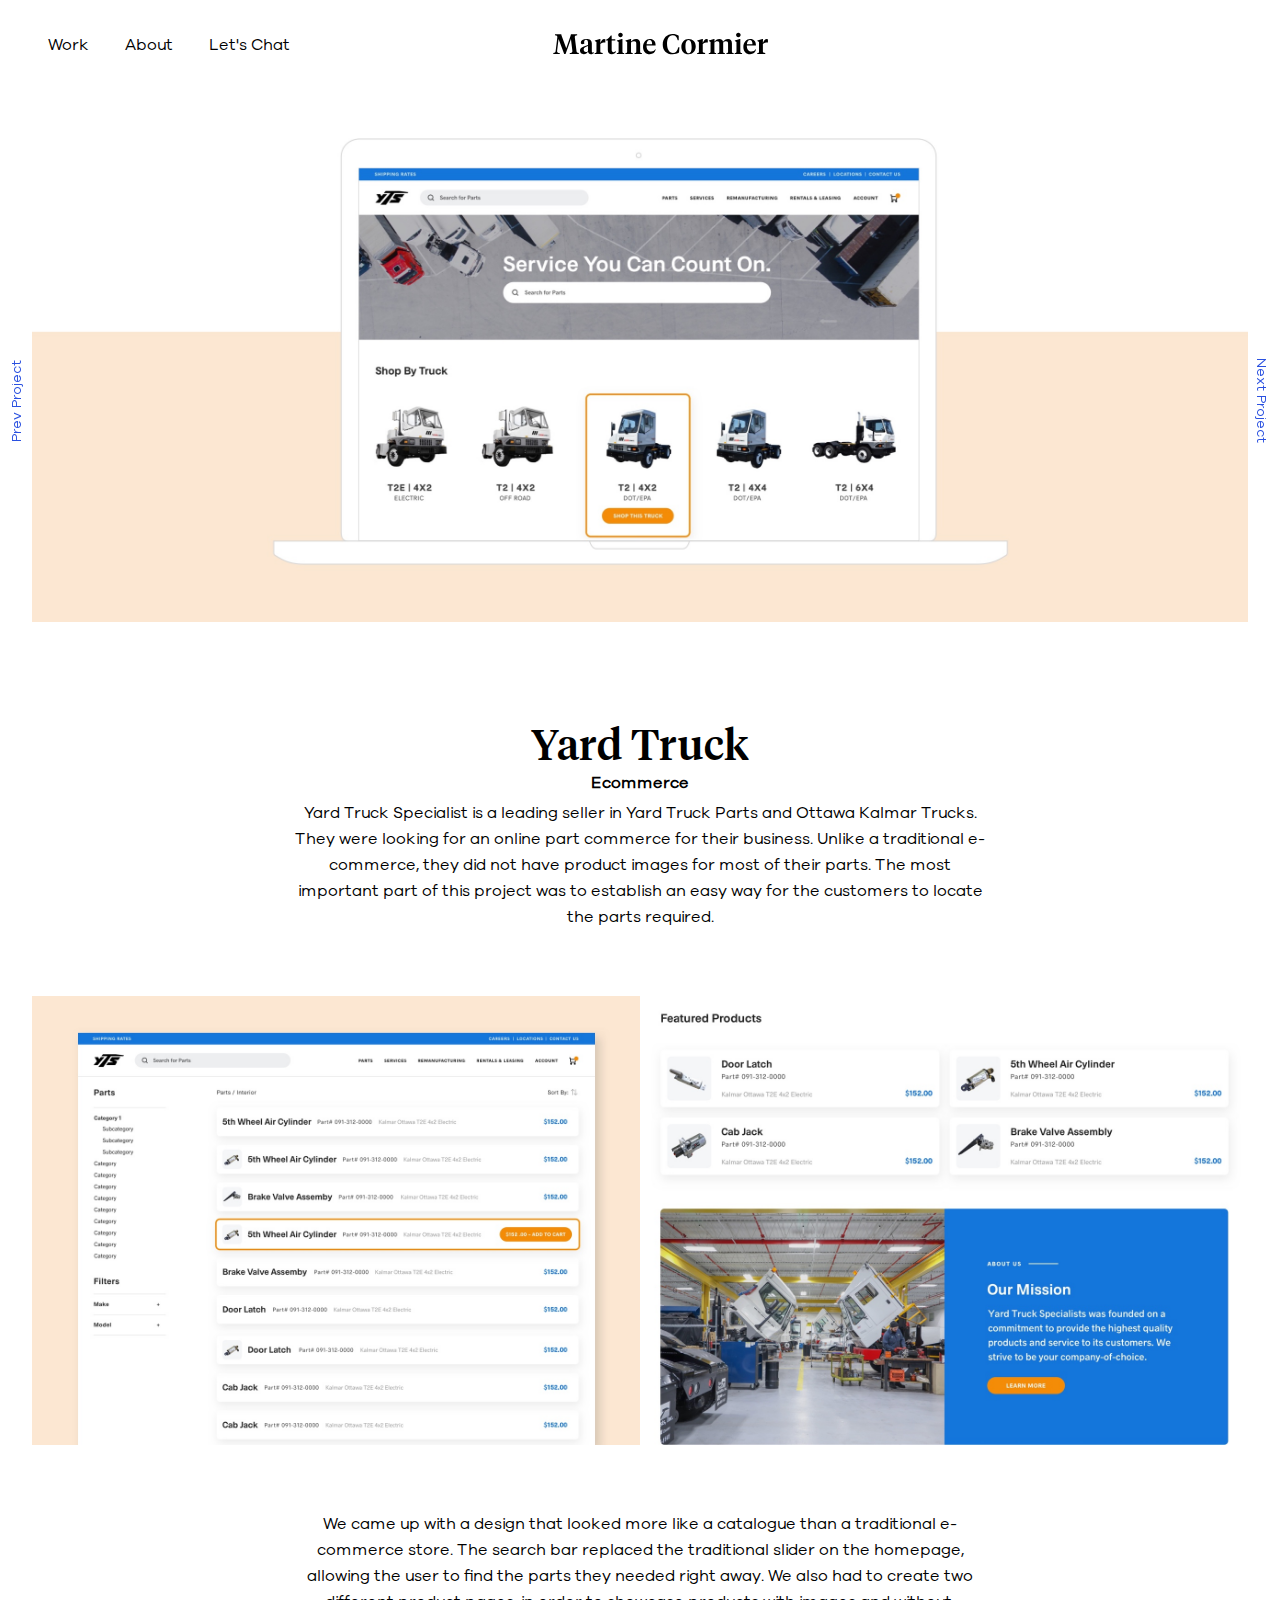
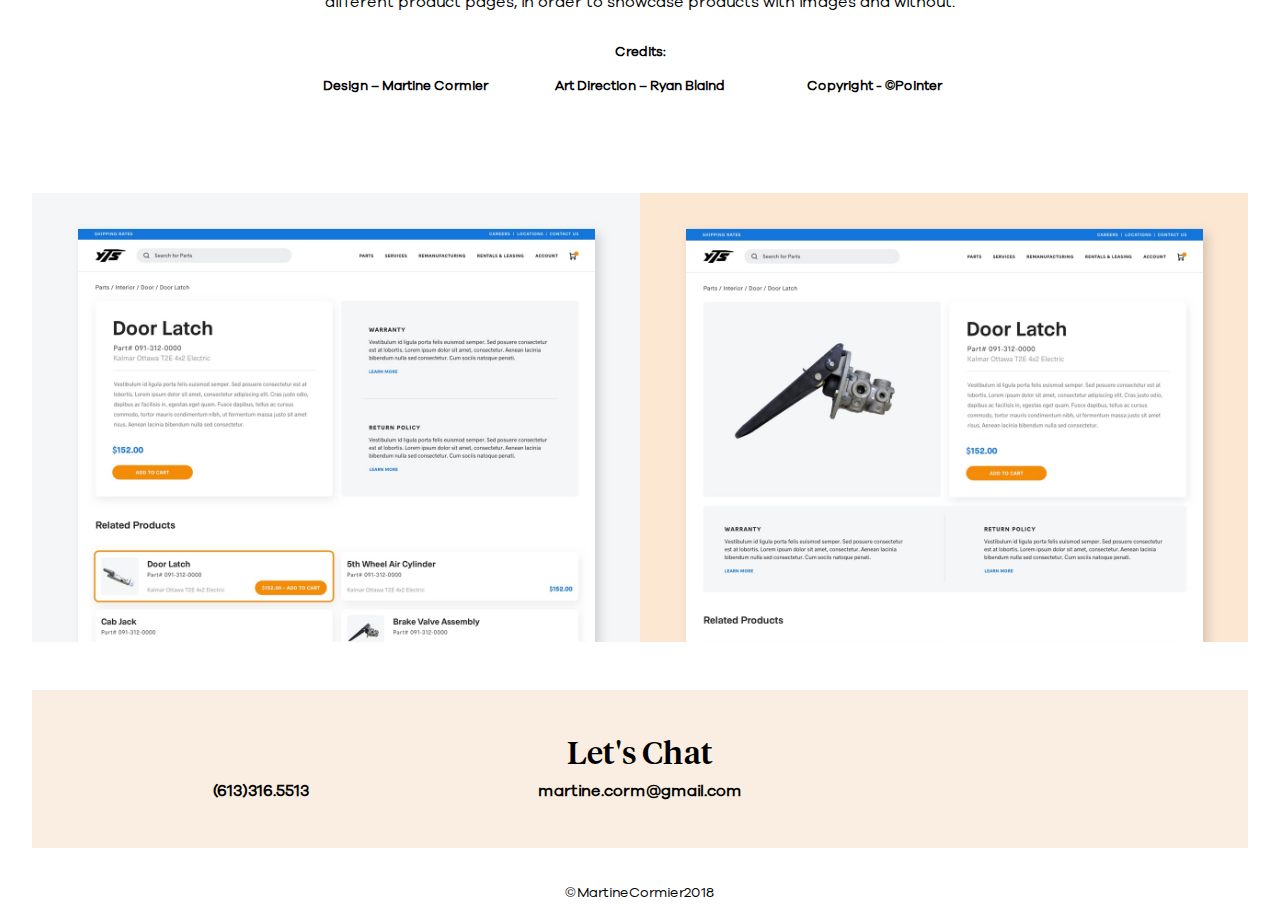
<file: yard-truck.html>
<!DOCTYPE html>
<html lang="en-ca">
<head>
	<meta charset="utf-8">
	<meta name="mobileoptimized" content="240">
	<meta name="handheldfriendly" content="true">
	<meta name="viewport" content="width=device-width,initial-scale=1">
    <title>Martine Cormier · creative thinker Graphic Designer · Ottawa, Canada</title>
    <link href="css/grid.css" rel="stylesheet">
    <link href="css/typography.css" rel="stylesheet">
    <link href="css/main.css" rel="stylesheet">
	<link rel="stylesheet" href="https://use.fontawesome.com/releases/v5.2.0/css/all.css" integrity="sha384-hWVjflwFxL6sNzntih27bfxkr27PmbbK/iSvJ+a4+0owXq79v+lsFkW54bOGbiDQ" crossorigin="anonymous">
</head>
<header>
		<nav>
			<div class="mobile-nav">
				<div class="branding nav">
					<a href="/">	
					<img class="logo" src="img/branding.svg" alt="Martine Cormier Branding">
					</a>
				</div>	
				<ul class="nav social">
					<li><a href="https://www.linkedin.com/in/martine-cormier-33259264/" target="_blank">
						<span style="color: #000000">
  							<i class="fab fa-linkedin-in"></i>
						</span>
					</a></li>
					<li><a href="https://vimeo.com/martinecormier" target="_blank">
						<span>
  							<i class="fab fa-vimeo-v"></i>
						</span>
					</a></li>
					<li><a href="https://www.behance.net/martinecormier" target="_blank">
						<span style="color:  #000000;">
  							<i class="fab fa-behance"></i>
						</span>
					</a></li>
				</ul>
				<div class="mobile">
					<input type="checkbox" class="nav-check" id="nav-check">
					<label class="nav-label" for="nav-check">
						<img src="img/nav.svg" alt="open mobile">
					</label>
					<ul class="links-mobile">
						<li><a href="/index.html#work">Work</a></li>
						<li><a href="/index.html#about">About</a></li>
						<li><a href="/index.html#chat">Let's Chat</a></li>
					</ul>
				</div>
				<div class="desktop">
					<ul class="links">
						<li><a href="/index.html#work">Work</a></li>
						<li><a href="/index.html#about">About</a></li>
						<li><a href="/index.html#chat">Let's Chat</a></li>
					</ul>
				</div>	
			</div>
				
		</nav>
</header>
<div class="project-nav" id="prev">
		<h4 class="menu menu--adsila">
				<a class="menu__item" href="tea-expert.html">
					<span class="menu__item-name">Prev Project</span>
				</a>
		</h4>
</div>
<div class="project-nav" id="next">
	<h4 class="menu menu--adsila">
			<a class="menu__item" href="dpa.html">
				<span class="menu__item-name">Next Project</span>
			</a>
	</h4>
</div>
<section class="intro-img">
	<img class="flex-img" src="img/yardtruck.jpg">
</section>
<section class="padding">
	<div class="center project-text-items">
		<h1>Yard Truck</h1>
		<h3>Ecommerce</h3>
		<p>Yard Truck Specialist is a leading seller in Yard Truck Parts and Ottawa Kalmar Trucks. They were looking for an online part commerce for their business. Unlike a traditional e-commerce, they did not have product images for most of their parts. The most important part of this project was to establish an easy way for the customers to locate the parts required.</p>
	</div>	
	<div class="grid project-items">
		<div class="unit unit-s-1 unit-m-1-2"">
			<img class="flex-img" src="img/yardtruck-1.jpg">
		</div>
		<div class="unit unit-s-1 unit-m-1-2"">
			<img class="flex-img" src="img/yardtruck-2.jpg">
		</div>
	</div>	
	<div class="center project-text-items">
		<p>We came up with a design that looked more like a catalogue than a traditional e-commerce store. The search bar replaced the traditional slider on the homepage, allowing the user to find the parts they needed right away. We also had to create two different product pages, in order to showcase products with images and without.
</p>
		<div class="credits">
			<h5>Credits: </h5>
			<div class="grid">
				<h5 class="unit unit-s-1 unit-l-1-3"> Design – Martine Cormier</h5>
				<h5 class="unit unit-s-1 unit-l-1-3">Art Direction – Ryan Blaind</h5>
				<h5 class="unit unit-s-1 unit-l-1-3">Copyright - ©Pointer</h5>
			</div>
		</div>
	</div>
	<div class="grid project-items">
		<div class="unit unit-s-1 unit-m-1-2"">
			<img class="flex-img" src="img/yardtruck-3.jpg">
		</div>
		<div class="unit unit-s-1 unit-m-1-2">
			<img class="flex-img" src="img/yardtruck-4.jpg">
		</div>
	</div>	

</section>
<footer id="chat">
		<div class="chat chat-project">
			<h2>Let's Chat</h2>
			<div class="grid">
				<div class="unit unit-xs-1 unit-s-1 unit-l-1-3 ">
					<h3 class="center">(613)316.5513</h3>
				</div>
				<div class="unit unit-xs-1 unit-s-1 unit-l-1-3">
					<h3 class="center">martine.corm@gmail.com</h3>
				</div>
				<div class="unit unit-xs-1 unit-s-1 unit-l-1-3 center">
			<ul class="social-footer grid">
					<li class="unit unit-s-1-3 unit-m-1-3 unit-l-1-3"><a href="https://www.linkedin.com/in/martine-cormier-33259264/" target="_blank">
						<span style="color: #000000">
  							<i class="fab fa-linkedin-in"></i>
						</span>
					</a></li>
					<li class="unit unit-s-1-3 unit-m-1-3 unit-l-1-3"><a href="https://vimeo.com/martinecormier" target="_blank">
						<span style="color:  #000000">
  							<i class="fab fa-vimeo-v"></i>
						</span>
					</a></li>
					<li class="unit unit-s-1-3 unit-m-1-3 unit-l-1-3"><a href="https://www.behance.net/martinecormier" target="_blank">
						<span style="color:  #000000;">
  							<i class="fab fa-behance"></i>
						</span>
					</a></li>
				</ul>
			</div>
			</div>
		</div>
		<h4>©MartineCormier2018</h4>
</footer>
</file>
<file: css/grid.css>
@-moz-viewport {width: device-width; scale: 1;}
@-ms-viewport {width: device-width; scale: 1;}
@-o-viewport {width: device-width; scale: 1;}
@-webkit-viewport {width: device-width; scale: 1;}
@viewport {width: device-width; scale: 1;}

.grid {
  margin: 0;
  padding: 0;
  letter-spacing: -0.31em;
  text-rendering: optimizespeed;
  display: -webkit-flex;
  -webkit-flex-flow: row wrap;
  display: -ms-flexbox;
  -ms-flex-flow: row wrap;
  display: flex;
  flex-flow: row wrap;
}

.gutter{
 padding-left: 2%;
 padding-right: 2%;
}

.grid-bottom {
  -webkit-align-items: flex-end;
  -ms-align-items: flex-end;
  align-items: flex-end;
}

.grid-middle {
  -webkit-align-items: center;
  -ms-align-items: center;
  align-items: center;
}

.grid-stretch {
  -webkit-align-items: stretch;
  -ms-align-items: stretch;
  align-items: stretch;
}

.opera-only :-o-prefocus, .grid {
  word-spacing: -0.43em;
}

.unit {
  letter-spacing: normal;
  text-rendering: auto;
  vertical-align: top;
  word-spacing: normal;
  display: inline-block;
  visibility: visible;
}

.grid-bottom .unit {
  vertical-align: bottom;
}

.grid-middle .unit {
  vertical-align: middle;
}

.unit[class*="push-"],
.unit[class*="pull-"] {
  position: relative;
}

.unit-xs-hidden {
  display: none;
  visibility: hidden;
}

.unit-xs-centered {
  margin: 0 auto;
}

.unit-xs-1 {
  display: block;
  visibility: visible;
  width: 100%;
}

.unit-offset-xs-0 {
  margin-left: 0;
}

.unit-push-xs-0,
.unit-pull-xs-0 {
  left: 0;
}

.unit-xs-1-2 {
  width: 50.0000%;
}

.unit-offset-xs-1-2 {
  margin-left: 50.0000%;
}

.unit-push-xs-1-2 {
  left: 50.0000%;
}

.unit-pull-xs-1-2 {
  left: -50.0000%;
}

.unit-xs-1-3 {
  width: 33.3333%;
}

.unit-offset-xs-1-3 {
  margin-left: 33.3333%;
}

.unit-push-xs-1-3 {
  left: 33.3333%;
}

.unit-pull-xs-1-3 {
  left: -33.3333%;
}

.unit-xs-2-3 {
  width: 66.6667%;
}

.unit-offset-xs-2-3 {
  margin-left: 66.6667%;
}

.unit-push-xs-2-3 {
  left: 66.6667%;
}

.unit-pull-xs-2-3 {
  left: -66.6667%;
}

.unit-xs-1-2,.unit-xs-1-3,.unit-xs-2-3 {
  display: inline-block;
  visibility: visible;
}

@media only screen and (min-width: 25em) {

.unit-s-hidden {
  display: none;
  visibility: hidden;
}

.unit-s-centered {
  margin: 0 auto;
}

.unit-s-1 {
  display: block;
  visibility: visible;
  width: 100%;
}

.unit-offset-s-0 {
  margin-left: 0;
}

.unit-push-s-0,
.unit-pull-s-0 {
  left: 0;
}

.unit-s-1-2 {
  width: 50.0000%;
}

.unit-offset-s-1-2 {
  margin-left: 50.0000%;
}

.unit-push-s-1-2 {
  left: 50.0000%;
}

.unit-pull-s-1-2 {
  left: -50.0000%;
}

.unit-s-1-3 {
  width: 33.3333%;
}

.unit-offset-s-1-3 {
  margin-left: 33.3333%;
}

.unit-push-s-1-3 {
  left: 33.3333%;
}

.unit-pull-s-1-3 {
  left: -33.3333%;
}

.unit-s-2-3 {
  width: 66.6667%;
}

.unit-offset-s-2-3 {
  margin-left: 66.6667%;
}

.unit-push-s-2-3 {
  left: 66.6667%;
}

.unit-pull-s-2-3 {
  left: -66.6667%;
}

.unit-s-1-2,.unit-s-1-3,.unit-s-2-3 {
  display: inline-block;
  visibility: visible;
}

}

@media only screen and (min-width: 38em) {

.unit-m-hidden {
  display: none;
  visibility: hidden;
}

.unit-m-centered {
  margin: 0 auto;
}

.unit-m-1 {
  display: block;
  visibility: visible;
  width: 100%;
}

.unit-offset-m-0 {
  margin-left: 0;
}

.unit-push-m-0,
.unit-pull-m-0 {
  left: 0;
}

.unit-m-1-2 {
  width: 50.0000%;
}

.unit-offset-m-1-2 {
  margin-left: 50.0000%;
}

.unit-push-m-1-2 {
  left: 50.0000%;
}

.unit-pull-m-1-2 {
  left: -50.0000%;
}

.unit-m-1-3 {
  width: 33.3333%;
}

.unit-offset-m-1-3 {
  margin-left: 33.3333%;
}

.unit-push-m-1-3 {
  left: 33.3333%;
}

.unit-pull-m-1-3 {
  left: -33.3333%;
}

.unit-m-2-3 {
  width: 66.6667%;
}

.unit-offset-m-2-3 {
  margin-left: 66.6667%;
}

.unit-push-m-2-3 {
  left: 66.6667%;
}

.unit-pull-m-2-3 {
  left: -66.6667%;
}

.unit-m-1-2,.unit-m-1-3,.unit-m-2-3 {
  display: inline-block;
  visibility: visible;
}

}

@media only screen and (min-width: 60em) {

.unit-l-hidden {
  display: none;
  visibility: hidden;
}

.unit-l-centered {
  margin: 0 auto;
}

.unit-l-1 {
  display: block;
  visibility: visible;
  width: 100%;
}

.unit-offset-l-0 {
  margin-left: 0;
}

.unit-push-l-0,
.unit-pull-l-0 {
  left: 0;
}

.unit-l-1-2 {
  width: 50.0000%;
}

.unit-offset-l-1-2 {
  margin-left: 50.0000%;
}

.unit-push-l-1-2 {
  left: 50.0000%;
}

.unit-pull-l-1-2 {
  left: -50.0000%;
}

.unit-l-1-3 {
  width: 33.3333%;
}

.unit-offset-l-1-3 {
  margin-left: 33.3333%;
}

.unit-push-l-1-3 {
  left: 33.3333%;
}

.unit-pull-l-1-3 {
  left: -33.3333%;
}

.unit-l-2-3 {
  width: 66.6667%;
}

.unit-offset-l-2-3 {
  margin-left: 66.6667%;
}

.unit-push-l-2-3 {
  left: 66.6667%;
}

.unit-pull-l-2-3 {
  left: -66.6667%;
}

.unit-l-1-2,.unit-l-1-3,.unit-l-2-3 {
  display: inline-block;
  visibility: visible;
}

}
</file>
<file: css/typography.css>
@-moz-viewport {width: device-width; scale: 1;}
@-ms-viewport {width: device-width; scale: 1;}
@-o-viewport {width: device-width; scale: 1;}
@-webkit-viewport {width: device-width; scale: 1;}
@viewport {width: device-width; scale: 1;}


@font-face {
font-family: "tiempos-headline-medium";
src: url("../font/tiempos-headline-medium.ttf");
}

@font-face {
font-family: "gotham-book-regular";
src: url("../font/gotham-book-regular.ttf");
}

@font-face {
font-family: "galano-regular";
src: url("../font/galano-grotesque-regular.ttf");
}

@font-face {
font-family: "galano-medium";
src: url("../font/galano-grotesque-medium.ttf");
}

html {
    font-size: 1em;
}

body {
  background-color: white;
  font-size: 16px;
  line-height: 26px;    
  font-family: "galano-regular", sans-serif;
  color: #000000;
}

p {
  font-family: "galano-regular", sans-serif;
  font-size: 16px;
  line-height: 26px;
  color: #000000;	
  margin: 4px;
}

h1 {
  font-family: "tiempos-headline-medium", sans-serif;    
  font-size: 42px;
  line-height: 46px;
  margin: 4px;
  color: #000000;
}

h2 {
    font-family: "tiempos-headline-medium", sans-serif;
    font-size: 32px;
    line-height: 36px;
    color: #000000;
    margin: 4px;
}

h3 {
     font-family: "galano-regular", sans-serif;
    font-size: 16px;
    line-height: 26px;
    margin: 4px;
    color: #000000;
}

h4 {
    font-family: "galano-regular", sans-serif;
    font-size: 14px;
    font-weight: 100;
    margin: 4px;
    text-align: center
}

h5{

  margin-top: 0px;
  margin-bottom: 8px;
}

.center{
    
 text-align: center;   
}
</file>
<file: css/main.css>
@-moz-viewport {width: device-width; scale: 1;}
@-ms-viewport {width: device-width; scale: 1;}
@-o-viewport {width: device-width; scale: 1;}
@-webkit-viewport {width: device-width; scale: 1;}
@viewport {width: device-width; scale: 1;}

html {
    box-sizing: border-box;
    -moz-text-sized-adjust: 100%;
    -ms-text-sized-adjust: 100%;
    -webkit-text-sized-adjust: 100%;
    text-sized-adjust: 100%;
}

*, *:before, *:after {
    box-sizing: inherit;
}

body {
    margin: 0;
    width: 100%;
}

ul{
	list-style: none;
	margin: 0;
	padding: 0;
	overflow: hidden;
}


li a{
	text-align: center;
	margin-left: 16px;
	margin-right: 16px;
	font-size: 16px;
	text-decoration: none;
	color: #000000;
}

nav{
	padding: 32px 32px 0px 32px;
}

nav ul{
	margin: 0;
}

.flex-img{
  display: block;
  width: 100%;
  margin: 0 auto;
}

/*mobile nav*/

.mobile-nav{
	width: 100%;

}

.mobile-nav li a{
	margin-left: 8px;
	margin-right: 8px;
	color: #000000;
}

.mobile-nav li a:hover{
	color: #2A51E0;
}

.desktop-nav{
	display: none;
}

.links-mobile{
	display: none;
	text-align: center;
	text-decoration: none;
	padding-top: 20px;
	width: 100%;
	position: absolute;
	right: 0;
	top: 10;
	z-index: 1000;
	background-color: white;
	height: 260px;
}

.links-mobile li{
	padding-top: 24px;
}

.nav-check {
	position: absolute;
	opacity: 0;
	width: 26px;
	height: 29px;
	cursor: pointer;
	margin: 0;
}

.nav-check:checked ~ .links-mobile {
	display: block;
	position: absolute;
}

.nav-label{
	width: 26px;
	height: 29px;
}


.social{
	float: right;
	text-align: right;
}

.social li{
	float: left;
}

.social span{
	font-size: 16px;
}

.social a i{
	color:#000000;
}

.social li a:hover i{
	color: #2A51E0;
}


.branding{
	position: absolute;
	text-align: center;
	width: 33.333%;
	float: right;
	padding-left:28px;
}

.branding img{
	width: 160px;
}

.desktop{
	display: none;
}



/* desktop nav*/

@media only screen and (min-width: 840px) {
	.desktop{
		display: block;
		width: 33.333%;
	}

	.desktop ul li{
		display: inline-block;
	}

	.mobile{
		display: none;
	}

	.branding{
		position: absolute;
		display: block;
		text-align: center;
		margin-left: auto;
		margin-right: auto;
		left: 0;
		right: 0;
		float: left;
		padding-left: 40px;
	}

	.branding img{
		width: 215px;
	}

	.social span{
	font-size: 21px;
	}

	.mobile-nav li a{
	margin-left: 16px;
	margin-right: 16px;
	color: #000000;
	}

}


/* mobile intro/image */

.intro{
	padding-top: 48px;
	padding-bottom: 48px;
	padding: 32px;
}

h3 a{

	text-decoration: none;
	color: #2A51E0;
}

.self-img{
	background-color: #FAEEE2;
	margin-left: 32px;
	max-height: 275px;
}

.self-img img{
	max-height: 275px;
	float: right;
}

.sixteen-nine {
  position: relative;
}
.sixteen-nine:before {
  display: block;
  content: "";
  width: 100%;
  height: 275px;
  padding-top: 56.25%;
}
.sixteen-nine > .content {
  position: absolute;
  right: 0;
  bottom: 0;
}

/* desktop intro/image */

@media only screen and (min-width: 840px) {

	nav{
		padding-bottom: 32px;
	}

	.intro{
		position: absolute;
		float: left;
		left: 0;
		z-index: 100;
		height: 440px;
		display: block;
	}

	.content-text{
		height: 440px;
		display: table-cell;
		vertical-align: middle;
	}

	.self-img{
		width: 70%;
		float: right;
		left: 0;
		margin-left: 0;
		max-height: 440px;
	}

	br{
		display: none;
	}

	.sixteen-nine:before {
  		height: 440px;
	}

	.self-img img{
		max-height: 440px;
	}
}

/* mobile work */

.work{
	padding: 0px 32px 0px 32px;
}

.project-img{
	padding: 80px 0px 40px 0px;
}

.project-img img{
	max-width: 500px;
}

.h3-link{
	padding-bottom: 80px;
}

.project-text:after {
	content:"";
	border-top: 1px solid #E4E4E4;
	padding-top: 40px;
	display: block;
	width: 100%;
}

.dpa .project-text:after {
	display: none;
}

.project-text a{

		text-decoration: none;
	}



@media only screen and (min-width: 840px) {
	.work{
		margin-top: 440px;
	}

	.project-img{
		width: 50%;
		float: left;
		height: 388px;
	}


	.project-img img{

		max-width: 540px;
	}

	.box{
		position: absolute;
		left: 0;
		height: 388px;
		display: block;
		width: 100%;
	}

	.project-text{
		width: 50%;
		float: right;
		display: table-cell;
		vertical-align: middle;
		padding: 10% 32px 5% 80px;
	}

	.project-text a{

		text-decoration: none;
	}

	.project-text:after {
		display: none;
	}

	.cali-white{
		height: 388px;
	}

	.workland{
		height: 388px;
	}

	.workland .project-img{
		float: right;
	}

	.workland .project-text{
		float: left;
	}

	.workland img{
		width: 80%;
		max-width: 400px;
	}

	.tea-expert img{
		width: 80%;
		max-width: 400px;
	}

	.the-pros-closet{
		height: 388px;
	}


	.tea-expert .project-img{
		float: right;
	}

	.tea-expert .project-text{
		float: left;
	}


	.tea-expert{
		height: 388px;
	}

	.modus{
		height: 388px;
	}

	.dpa{
		height: 388px
	}

	.dpa .project-img{
		float: right;
	}

	.dpa .project-text{
		float: left;
	}

}





/* desktop work */






/* mobile about */

.about{
	padding: 0px 32px 0px 0px;
}

.self-img-2{
	background-color: #E5F3FC;
	margin-left: 0px;
	max-height: 275px;
}

.self-img-2 img{
	max-height: 275px;
	float: left;
}

.about .sixteen-nine {
  position: relative;
}

.about .sixteen-nine > .content {
  position: absolute;
  left: 0;
  bottom: 0;
}

.about-text {
 padding: 48px 32px 48px 32px;
}

.about-text h3{
		padding-top: 8px;
	}

/* desktop about*/
@media only screen and (min-width: 840px) {

	.self-img-2{
		background-color: #F3F9FD;
		max-height: 440px;
		float: left;
		left: 0;
		width: 70%;
		position: absolute;
	}

	.self-img-2 img{
		max-height: 440px;
	}

	.about-text {
 		padding: 48px 32px 48px 32px;
 		width: 50%;
 		float: right;
 		right: 0;
 		height: 440px;
 		position: absolute;
	}


	.about .sixteen-nine {
  		position: absolute;
	}

	.about-text .content-text{
		height: 340px;
	}

	.about{
		margin-top: 62px;
	}

}




/* mobile chat */

.chat{
	margin: 32px 32px 32px 32px;
	padding: 40px 40px 40px 40px;
	background-color: #FAEEE2;
	text-align: center;
}

.chat h2:after {
	content:"";
	border-top: 1px solid #000000;
	margin-top: 40px;
	margin-bottom: 40px;
	width: 20%;
	margin-right: 40%;
	margin-left: 40%;
	display: block;
	vertical-align: center;
}


.chat .social-footer{

	text-align: center;
	float: none;
	left: 50%
	padding-top
}

.chat ul{
	text-align: center;
	margin: auto;
	width: 90%;
}


.chat .social-footer span{
	font-size: 24px;
	text-align: center;
}


/* desktop chat*/

@media only screen and (min-width: 840px) {
	.chat{
		position: relative;
		margin-top: 548px;
	}

	.chat ul{
		text-align: center;
		margin: auto;
		width: 50%;
	}

	.chat h2:after {
		display: none;
	}	

	.chat .social-footer span{
	font-size: 20px;
	}
}


/*Project Pages*/

.project-nav{

	position: fixed;
	text-align: center;
	height: 9.1rem;
	top: 50%;
	margin: 0;
	-webkit-transform: translateY(-50%);
    -ms-transform: translateY(-50%);
    transform: translateY(-50%);
}

.project-nav h3{
 font-weight: 100;

}


}

#prev {
	left: 0;
}

#next {
	right: 0;
}

#prev, #next{
	display: block;
}

#prev a {
	-webkit-transform: rotate(270deg) translateX(5px) translateY(6px);
    -ms-transform: rotate(270deg) translateX(5px) translateY(6px);
    transform: rotate(270deg) translateX(5px) translateY(6px);
}


#next a {
	-webkit-transform: rotate(90deg) translateX(-5px) translateY(-18px);
    -ms-transform: rotate(90deg) translateX(-5px) translateY(-18px);
    transform: rotate(90deg) translateX(-5px) translateY(-18px);
}


#prev a {
	margin-left: -65px;
}

#next a {
	margin-right: -40px;
}

#next a, #prev a{
	display: block;
	width: 9.1rem;
	float:left;
	cursor: pointer;
	text-decoration: none;
}

.intro-img{
	margin: 48px 32px 32px 32px;
}

.padding{
	padding: 0px 32px 0px 32px;
}


.project-text-items{
	max-width: 800px;
	margin: 0 auto;
	padding: 62px 48px 62px 48px;
}


.chat-project{
	margin-top: 48px;
}


/*hover effect*/

.menu--adsila a {
	color: #2A51E0;
}

.menu--adsila .menu__item-name {
	line-height: 1.5;
	text-align: center;
	transition: color 0.5s;
	transition-timing-function: cubic-bezier(0.2,1,0.3,1);
}

.menu--adsila .menu__item-name::before {
	content: '';
	position: absolute;
	z-index: -1;
	bottom: 0;
	left: 0;
	width: 100%;
	height: 40%;
	opacity: 0.3;
	transform: scale3d(0,1,1);
	transform-origin: 0% 50%;
	transition: transform 0.5s;
	transition-timing-function: cubic-bezier(0.2,1,0.3,1);
}

.menu--adsila .menu__item-label {
	font-size: 1em;
	letter-spacing: 0.05em;
	transform: translate3d(-0.5em,0,0);
	transition: transform 0.5s, color 0.5s;
	transition-timing-function: cubic-bezier(0.2,1,0.3,1);
}

.menu--adsila .menu__item-label::before {
	content: '';
	position: absolute;
	z-index: -1;
	top: 1.25em;
	left: 0.05em;
	width: 25%;
	height: 1px;
	opacity: 0.3;
	transform: scale3d(0,1,1);
	transform-origin: 100% 50%;
	transition: transform 0.5s;
	transition-timing-function: cubic-bezier(0.2,1,0.3,1);
}

.menu--adsila .menu__item:nth-child(odd) .menu__item-name::before,
.menu--adsila .menu__item:nth-child(odd) .menu__item-label::before {
	background:#2A51E0;
}


/* Hover */

.menu--adsila .menu__item:nth-child(odd):hover,
.menu--adsila .menu__item:nth-child(odd):focus {
	color: #2A51E0;
}

.menu--adsila .menu__item:hover .menu__item-name::before,
.menu--adsila .menu__item:focus .menu__item-name::before,
.menu--adsila .menu__item:hover .menu__item-label::before,
.menu--adsila .menu__item:focus .menu__item-label::before {
	transform: scale3d(1,1,1);
}

.menu--adsila .menu__item:hover .menu__item-label,
.menu--adsila .menu__item:focus .menu__item-label {
	transform: translate3d(0,0,0);
}

.menu--adsila .menu__item:hover .menu__item-label::before,
.menu--adsila .menu__item:focus .menu__item-label::before {
	transform-origin: 0% 50%;
	transition-timing-function: ease;
}

@media screen and (max-width: 50em) {

	.menu--adsila .menu__item-label {
		display: block;
		margin: 0.5em 0 0 1em;
	}
}

/* Common styles for the menus */
.menu {
	position: relative;
	z-index: 10;
}

.menu__item {
	line-height: 1;
	position: relative;
	display: block;
	margin: 1em 0;
	outline: none;
}

.menu__item-name,
.menu__item-label {
	position: relative;
	display: inline-block;
}

.credits{
	margin-top: 24px;
	margin-bottom: 24px;
}
</file>
